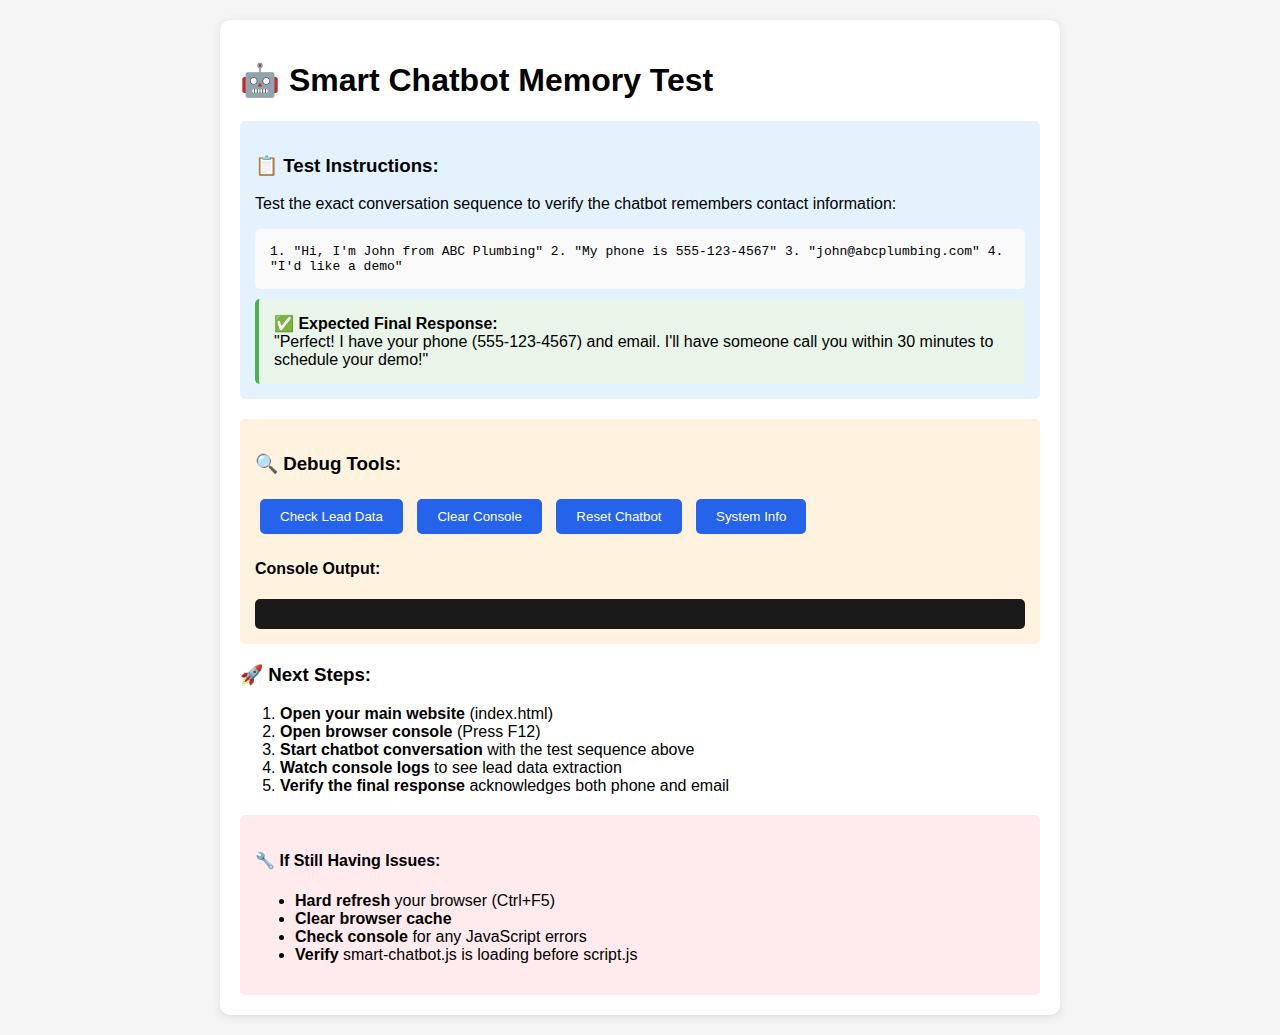
<file: chatbot-test.html>
<!DOCTYPE html>
<html lang="en">
<head>
    <meta charset="UTF-8">
    <meta name="viewport" content="width=device-width, initial-scale=1.0">
    <title>Smart Chatbot Test</title>
    <style>
        body {
            font-family: Arial, sans-serif;
            margin: 20px;
            background: #f5f5f5;
        }
        .test-container {
            max-width: 800px;
            margin: 0 auto;
            background: white;
            padding: 20px;
            border-radius: 10px;
            box-shadow: 0 2px 10px rgba(0,0,0,0.1);
        }
        .test-instructions {
            background: #e3f2fd;
            padding: 15px;
            border-radius: 5px;
            margin-bottom: 20px;
        }
        .test-conversation {
            background: #f9f9f9;
            padding: 15px;
            border-radius: 5px;
            margin-bottom: 10px;
            font-family: monospace;
        }
        .expected-result {
            background: #e8f5e8;
            padding: 15px;
            border-radius: 5px;
            border-left: 4px solid #4caf50;
        }
        .debug-info {
            background: #fff3e0;
            padding: 15px;
            border-radius: 5px;
            margin-top: 20px;
        }
        button {
            background: #2563eb;
            color: white;
            padding: 10px 20px;
            border: none;
            border-radius: 5px;
            cursor: pointer;
            margin: 5px;
        }
        button:hover {
            background: #1d4ed8;
        }
        #console-output {
            background: #1a1a1a;
            color: #00ff00;
            padding: 15px;
            border-radius: 5px;
            font-family: monospace;
            font-size: 12px;
            max-height: 300px;
            overflow-y: auto;
            white-space: pre-wrap;
        }
    </style>
</head>
<body>
    <div class="test-container">
        <h1>🤖 Smart Chatbot Memory Test</h1>
        
        <div class="test-instructions">
            <h3>📋 Test Instructions:</h3>
            <p>Test the exact conversation sequence to verify the chatbot remembers contact information:</p>
            
            <div class="test-conversation">
1. "Hi, I'm John from ABC Plumbing"
2. "My phone is 555-123-4567"  
3. "john@abcplumbing.com"
4. "I'd like a demo"
            </div>
            
            <div class="expected-result">
                <strong>✅ Expected Final Response:</strong><br>
                "Perfect! I have your phone (555-123-4567) and email. I'll have someone call you within 30 minutes to schedule your demo!"
            </div>
        </div>
        
        <div class="debug-info">
            <h3>🔍 Debug Tools:</h3>
            <button onclick="checkLeadData()">Check Lead Data</button>
            <button onclick="clearConsole()">Clear Console</button>
            <button onclick="resetChatbot()">Reset Chatbot</button>
            <button onclick="showSystemInfo()">System Info</button>
            
            <h4>Console Output:</h4>
            <div id="console-output"></div>
        </div>
        
        <div style="margin-top: 20px;">
            <h3>🚀 Next Steps:</h3>
            <ol>
                <li><strong>Open your main website</strong> (index.html)</li>
                <li><strong>Open browser console</strong> (Press F12)</li>
                <li><strong>Start chatbot conversation</strong> with the test sequence above</li>
                <li><strong>Watch console logs</strong> to see lead data extraction</li>
                <li><strong>Verify the final response</strong> acknowledges both phone and email</li>
            </ol>
        </div>
        
        <div style="background: #ffebee; padding: 15px; border-radius: 5px; margin-top: 20px;">
            <h4>🔧 If Still Having Issues:</h4>
            <ul>
                <li><strong>Hard refresh</strong> your browser (Ctrl+F5)</li>
                <li><strong>Clear browser cache</strong></li>
                <li><strong>Check console</strong> for any JavaScript errors</li>
                <li><strong>Verify</strong> smart-chatbot.js is loading before script.js</li>
            </ul>
        </div>
    </div>

    <script>
        // Capture console.log output
        const originalLog = console.log;
        const consoleOutput = document.getElementById('console-output');
        
        console.log = function(...args) {
            originalLog.apply(console, args);
            consoleOutput.textContent += args.join(' ') + '\n';
            consoleOutput.scrollTop = consoleOutput.scrollHeight;
        };
        
        function clearConsole() {
            consoleOutput.textContent = '';
        }
        
        function checkLeadData() {
            if (typeof window.checkLeadData === 'function') {
                const data = window.checkLeadData();
                console.log('Lead data check result:', data);
            } else {
                console.log('❌ checkLeadData function not available - chatbot may not be initialized');
            }
        }
        
        function resetChatbot() {
            if (window.smartChatbot) {
                window.smartChatbot.leadData = {};
                window.smartChatbot.conversationHistory = [];
                console.log('🔄 Chatbot reset - lead data cleared');
            } else {
                console.log('❌ Smart chatbot not found');
            }
        }
        
        function showSystemInfo() {
            console.log('=== SYSTEM INFO ===');
            console.log('Smart Chatbot Available:', !!window.smartChatbot);
            console.log('Chat Interface Available:', !!window.chatInterface);
            console.log('checkLeadData Available:', typeof window.checkLeadData === 'function');
            console.log('Current URL:', window.location.href);
            console.log('User Agent:', navigator.userAgent.substring(0, 50) + '...');
            console.log('==================');
        }
        
        // Auto-check system on load
        setTimeout(showSystemInfo, 1000);
    </script>
</body>
</html>
</file>
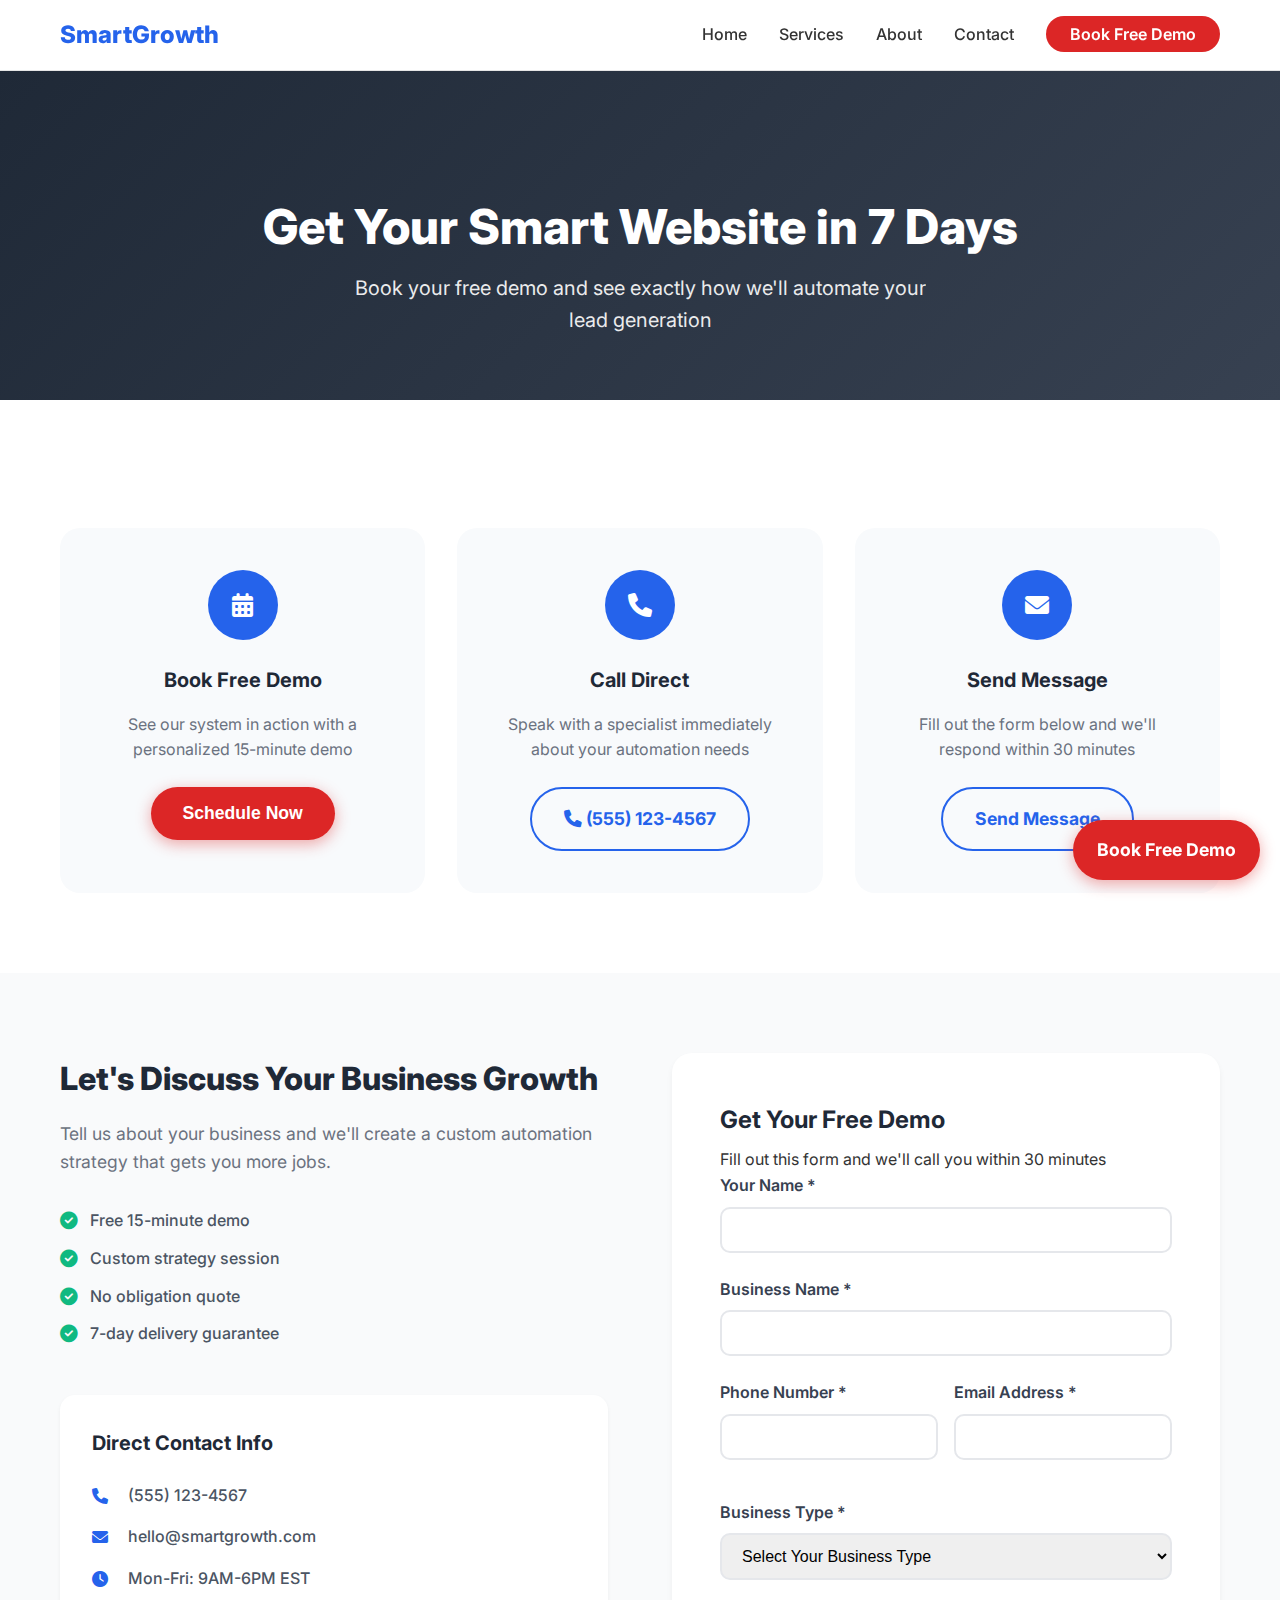
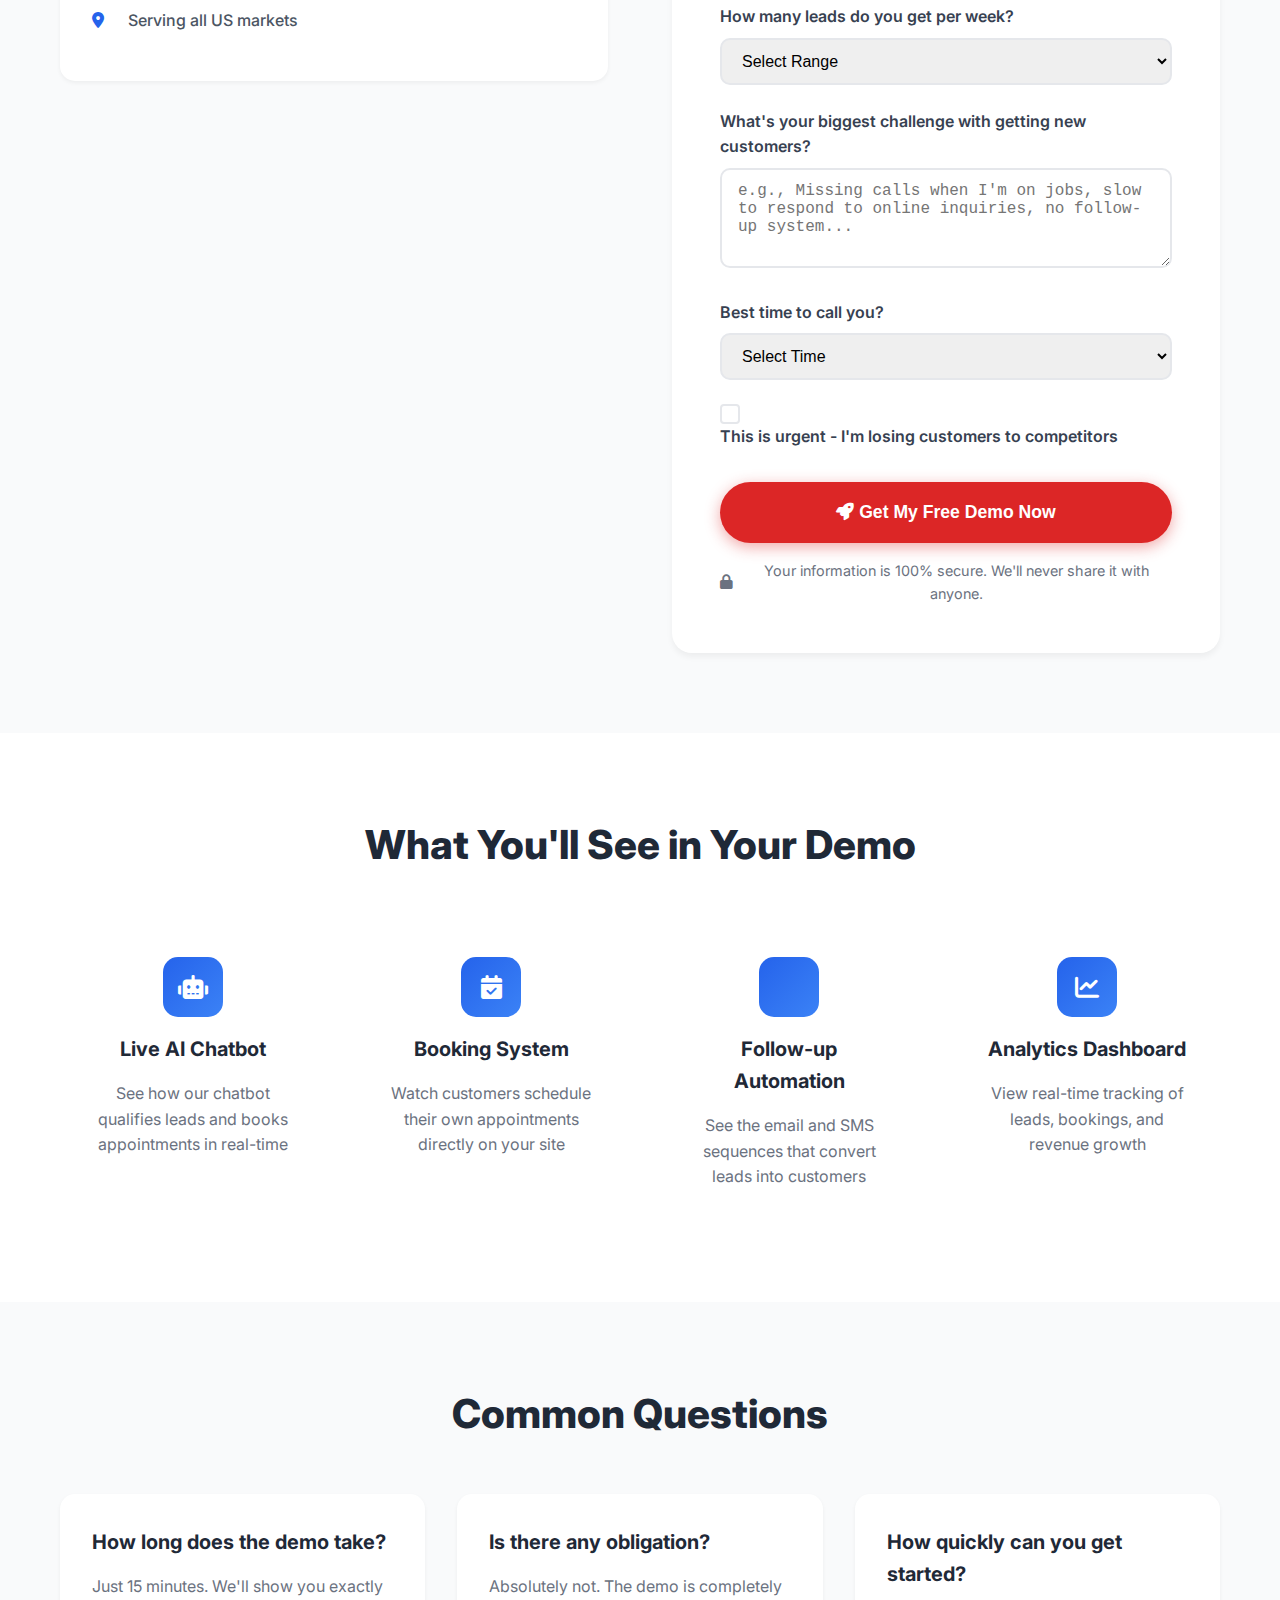
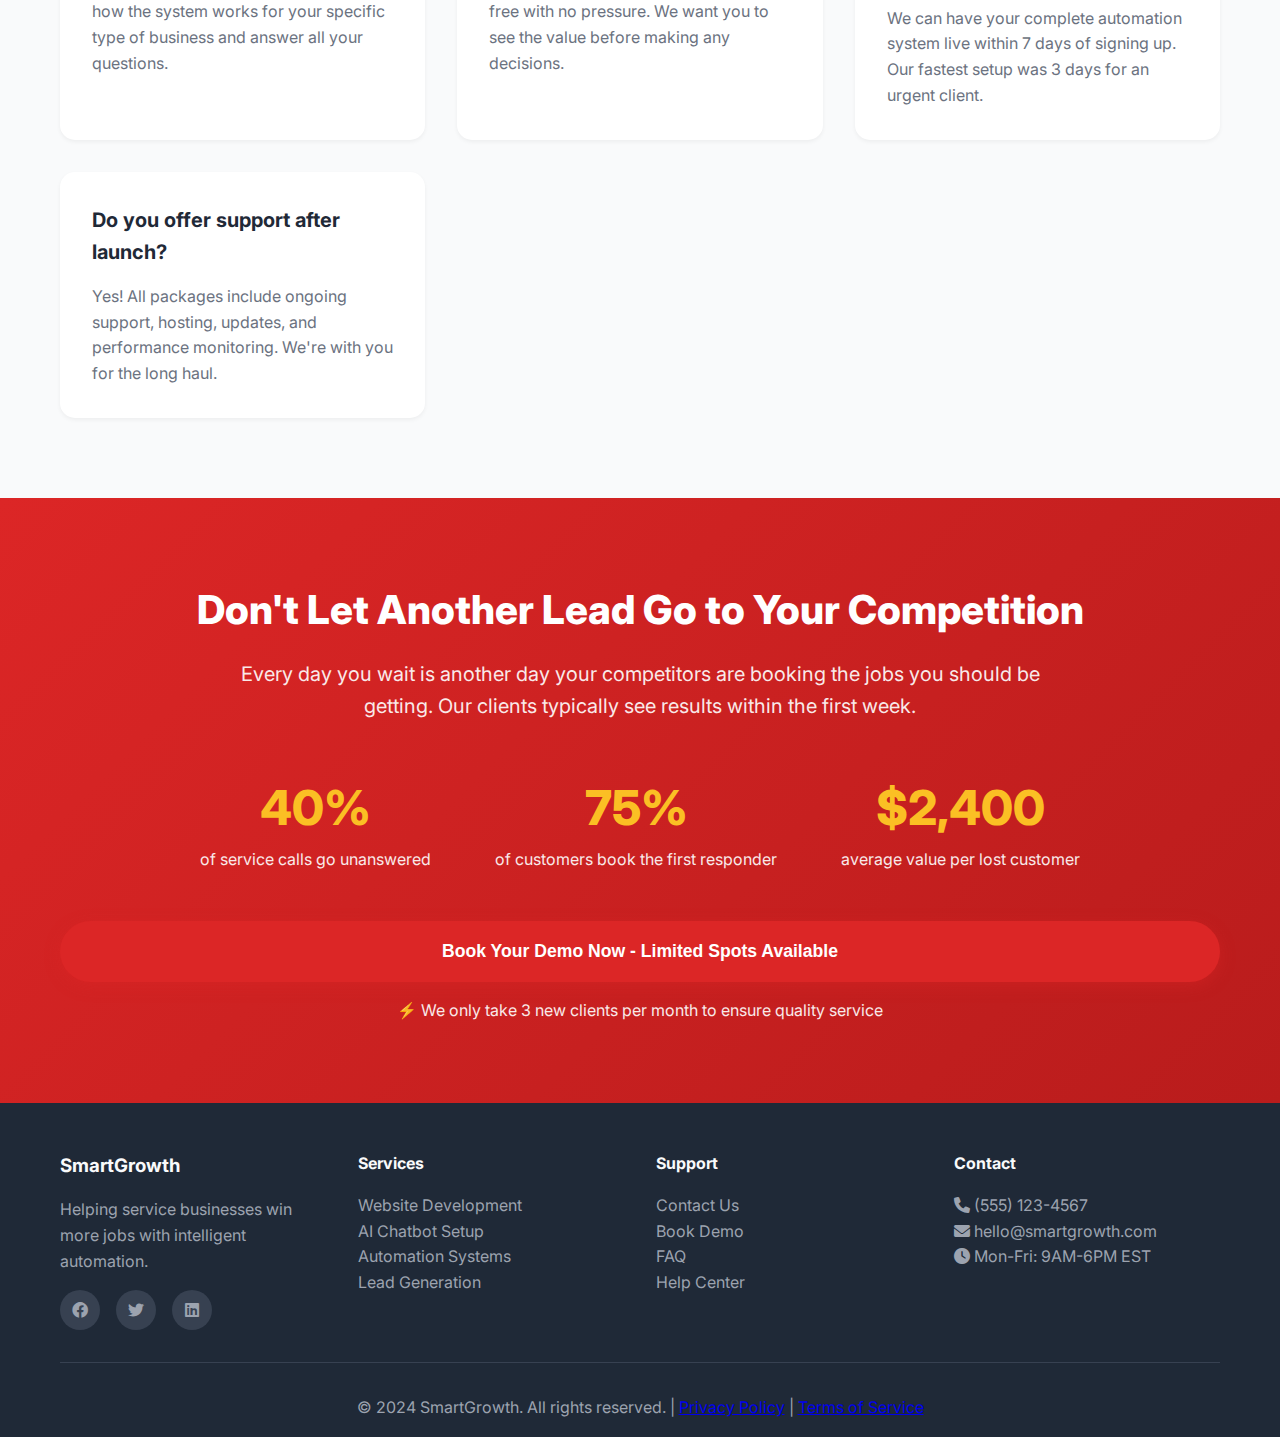
<file: contact.html>
<!DOCTYPE html>
<html lang="en">
<head>
    <meta charset="UTF-8">
    <meta name="viewport" content="width=device-width, initial-scale=1.0">
    <title>Contact Us | Smart Business Growth</title>
    <meta name="description" content="Get in touch for your free demo. See how our automation system can help your service business get more jobs automatically.">
    <link rel="stylesheet" href="styles.css">
    <link rel="stylesheet" href="additional-styles.css">
    <link href="https://cdnjs.cloudflare.com/ajax/libs/font-awesome/6.0.0/css/all.min.css" rel="stylesheet">
    <link href="https://fonts.googleapis.com/css2?family=Inter:wght@300;400;600;700;800&display=swap" rel="stylesheet">
</head>
<body>
    <!-- Header -->
    <header class="header">
        <nav class="navbar">
            <div class="nav-container">
                <div class="nav-logo">
                    <h2><a href="index.html" style="text-decoration: none; color: inherit;">SmartGrowth</a></h2>
                </div>
                <ul class="nav-menu">
                    <li><a href="index.html" class="nav-link">Home</a></li>
                    <li><a href="services.html" class="nav-link">Services</a></li>
                    <li><a href="about.html" class="nav-link">About</a></li>
                    <li><a href="contact.html" class="nav-link">Contact</a></li>
                    <li><a href="#demo" class="nav-cta">Book Free Demo</a></li>
                </ul>
                <div class="hamburger">
                    <span class="bar"></span>
                    <span class="bar"></span>
                    <span class="bar"></span>
                </div>
            </div>
        </nav>
    </header>

    <!-- Hero Section -->
    <section class="page-hero">
        <div class="container">
            <h1>Get Your Smart Website in 7 Days</h1>
            <p>Book your free demo and see exactly how we'll automate your lead generation</p>
        </div>
    </section>

    <!-- Contact Options -->
    <section class="contact-options">
        <div class="container">
            <div class="contact-methods">
                <div class="contact-method">
                    <div class="method-icon">
                        <i class="fas fa-calendar-alt"></i>
                    </div>
                    <h3>Book Free Demo</h3>
                    <p>See our system in action with a personalized 15-minute demo</p>
                    <button onclick="openBookingWidget()" class="btn-primary">Schedule Now</button>
                </div>
                
                <div class="contact-method">
                    <div class="method-icon">
                        <i class="fas fa-phone"></i>
                    </div>
                    <h3>Call Direct</h3>
                    <p>Speak with a specialist immediately about your automation needs</p>
                    <a href="tel:+15551234567" class="btn-secondary">
                        <i class="fas fa-phone"></i>
                        (555) 123-4567
                    </a>
                </div>
                
                <div class="contact-method">
                    <div class="method-icon">
                        <i class="fas fa-envelope"></i>
                    </div>
                    <h3>Send Message</h3>
                    <p>Fill out the form below and we'll respond within 30 minutes</p>
                    <a href="#contact-form" class="btn-secondary">Send Message</a>
                </div>
            </div>
        </div>
    </section>

    <!-- Main Contact Form -->
    <section id="contact-form" class="contact-form-section">
        <div class="container">
            <div class="contact-content">
                <div class="form-info">
                    <h2>Let's Discuss Your Business Growth</h2>
                    <p>Tell us about your business and we'll create a custom automation strategy that gets you more jobs.</p>
                    
                    <div class="form-benefits">
                        <div class="benefit-item">
                            <i class="fas fa-check-circle"></i>
                            <span>Free 15-minute demo</span>
                        </div>
                        <div class="benefit-item">
                            <i class="fas fa-check-circle"></i>
                            <span>Custom strategy session</span>
                        </div>
                        <div class="benefit-item">
                            <i class="fas fa-check-circle"></i>
                            <span>No obligation quote</span>
                        </div>
                        <div class="benefit-item">
                            <i class="fas fa-check-circle"></i>
                            <span>7-day delivery guarantee</span>
                        </div>
                    </div>
                    
                    <div class="contact-info">
                        <h3>Direct Contact Info</h3>
                        <div class="contact-detail">
                            <i class="fas fa-phone"></i>
                            <span>(555) 123-4567</span>
                        </div>
                        <div class="contact-detail">
                            <i class="fas fa-envelope"></i>
                            <span>hello@smartgrowth.com</span>
                        </div>
                        <div class="contact-detail">
                            <i class="fas fa-clock"></i>
                            <span>Mon-Fri: 9AM-6PM EST</span>
                        </div>
                        <div class="contact-detail">
                            <i class="fas fa-map-marker-alt"></i>
                            <span>Serving all US markets</span>
                        </div>
                    </div>
                </div>
                
                <div class="main-contact-form">
                    <form id="mainContactForm">
                        <h3>Get Your Free Demo</h3>
                        <p>Fill out this form and we'll call you within 30 minutes</p>
                        
                        <div class="form-group">
                            <label for="name">Your Name *</label>
                            <input type="text" id="name" name="name" required>
                        </div>
                        
                        <div class="form-group">
                            <label for="business">Business Name *</label>
                            <input type="text" id="business" name="business" required>
                        </div>
                        
                        <div class="form-row">
                            <div class="form-group">
                                <label for="phone">Phone Number *</label>
                                <input type="tel" id="phone" name="phone" required>
                            </div>
                            <div class="form-group">
                                <label for="email">Email Address *</label>
                                <input type="email" id="email" name="email" required>
                            </div>
                        </div>
                        
                        <div class="form-group">
                            <label for="service">Business Type *</label>
                            <select id="service" name="service" required>
                                <option value="">Select Your Business Type</option>
                                <option value="plumbing">Plumbing</option>
                                <option value="electrical">Electrical</option>
                                <option value="hvac">HVAC</option>
                                <option value="handyman">Handyman</option>
                                <option value="roofing">Roofing</option>
                                <option value="garage-door">Garage Door</option>
                                <option value="landscaping">Landscaping</option>
                                <option value="cleaning">Cleaning Services</option>
                                <option value="pest-control">Pest Control</option>
                                <option value="other">Other Service Business</option>
                            </select>
                        </div>
                        
                        <div class="form-group">
                            <label for="leads">How many leads do you get per week?</label>
                            <select id="leads" name="leads">
                                <option value="">Select Range</option>
                                <option value="1-10">1-10 leads/week</option>
                                <option value="11-25">11-25 leads/week</option>
                                <option value="26-50">26-50 leads/week</option>
                                <option value="50+">50+ leads/week</option>
                            </select>
                        </div>
                        
                        <div class="form-group">
                            <label for="biggest-challenge">What's your biggest challenge with getting new customers?</label>
                            <textarea id="biggest-challenge" name="biggest-challenge" rows="4" placeholder="e.g., Missing calls when I'm on jobs, slow to respond to online inquiries, no follow-up system..."></textarea>
                        </div>
                        
                        <div class="form-group">
                            <label for="best-time">Best time to call you?</label>
                            <select id="best-time" name="best-time">
                                <option value="">Select Time</option>
                                <option value="morning">Morning (9AM-12PM)</option>
                                <option value="afternoon">Afternoon (12PM-5PM)</option>
                                <option value="evening">Evening (5PM-7PM)</option>
                                <option value="anytime">Anytime</option>
                            </select>
                        </div>
                        
                        <div class="form-group checkbox-group">
                            <label class="checkbox-label">
                                <input type="checkbox" name="urgent" id="urgent">
                                <span class="checkbox-custom"></span>
                                This is urgent - I'm losing customers to competitors
                            </label>
                        </div>
                        
                        <button type="submit" class="btn-primary btn-large">
                            <i class="fas fa-rocket"></i>
                            Get My Free Demo Now
                        </button>
                        
                        <p class="form-disclaimer">
                            <i class="fas fa-lock"></i>
                            Your information is 100% secure. We'll never share it with anyone.
                        </p>
                    </form>
                </div>
            </div>
        </div>
    </section>

    <!-- Demo Preview -->
    <section class="demo-preview">
        <div class="container">
            <h2 class="section-title">What You'll See in Your Demo</h2>
            <div class="demo-items">
                <div class="demo-item">
                    <div class="demo-icon">
                        <i class="fas fa-robot"></i>
                    </div>
                    <h3>Live AI Chatbot</h3>
                    <p>See how our chatbot qualifies leads and books appointments in real-time</p>
                </div>
                
                <div class="demo-item">
                    <div class="demo-icon">
                        <i class="fas fa-calendar-check"></i>
                    </div>
                    <h3>Booking System</h3>
                    <p>Watch customers schedule their own appointments directly on your site</p>
                </div>
                
                <div class="demo-item">
                    <div class="demo-icon">
                        <i class="fas fa-email"></i>
                    </div>
                    <h3>Follow-up Automation</h3>
                    <p>See the email and SMS sequences that convert leads into customers</p>
                </div>
                
                <div class="demo-item">
                    <div class="demo-icon">
                        <i class="fas fa-chart-line"></i>
                    </div>
                    <h3>Analytics Dashboard</h3>
                    <p>View real-time tracking of leads, bookings, and revenue growth</p>
                </div>
            </div>
        </div>
    </section>

    <!-- FAQ Section -->
    <section class="faq-section">
        <div class="container">
            <h2 class="section-title">Common Questions</h2>
            <div class="faq-grid">
                <div class="faq-item">
                    <h3>How long does the demo take?</h3>
                    <p>Just 15 minutes. We'll show you exactly how the system works for your specific type of business and answer all your questions.</p>
                </div>
                
                <div class="faq-item">
                    <h3>Is there any obligation?</h3>
                    <p>Absolutely not. The demo is completely free with no pressure. We want you to see the value before making any decisions.</p>
                </div>
                
                <div class="faq-item">
                    <h3>How quickly can you get started?</h3>
                    <p>We can have your complete automation system live within 7 days of signing up. Our fastest setup was 3 days for an urgent client.</p>
                </div>
                
                <div class="faq-item">
                    <h3>Do you offer support after launch?</h3>
                    <p>Yes! All packages include ongoing support, hosting, updates, and performance monitoring. We're with you for the long haul.</p>
                </div>
            </div>
        </div>
    </section>

    <!-- Urgency Section -->
    <section class="urgency-section">
        <div class="container">
            <div class="urgency-content">
                <h2>Don't Let Another Lead Go to Your Competition</h2>
                <p>Every day you wait is another day your competitors are booking the jobs you should be getting. Our clients typically see results within the first week.</p>
                
                <div class="urgency-stats">
                    <div class="urgency-stat">
                        <span class="stat-number">40%</span>
                        <span class="stat-label">of service calls go unanswered</span>
                    </div>
                    <div class="urgency-stat">
                        <span class="stat-number">75%</span>
                        <span class="stat-label">of customers book the first responder</span>
                    </div>
                    <div class="urgency-stat">
                        <span class="stat-number">$2,400</span>
                        <span class="stat-label">average value per lost customer</span>
                    </div>
                </div>
                
                <div class="urgency-cta">
                    <button onclick="openBookingWidget()" class="btn-primary btn-large">
                        Book Your Demo Now - Limited Spots Available
                    </button>
                    <p>⚡ We only take 3 new clients per month to ensure quality service</p>
                </div>
            </div>
        </div>
    </section>

    <!-- Footer -->
    <footer class="footer">
        <div class="container">
            <div class="footer-content">
                <div class="footer-section">
                    <h3>SmartGrowth</h3>
                    <p>Helping service businesses win more jobs with intelligent automation.</p>
                    <div class="social-links">
                        <a href="#"><i class="fab fa-facebook"></i></a>
                        <a href="#"><i class="fab fa-twitter"></i></a>
                        <a href="#"><i class="fab fa-linkedin"></i></a>
                    </div>
                </div>
                <div class="footer-section">
                    <h4>Services</h4>
                    <ul>
                        <li><a href="services.html">Website Development</a></li>
                        <li><a href="services.html">AI Chatbot Setup</a></li>
                        <li><a href="services.html">Automation Systems</a></li>
                        <li><a href="services.html">Lead Generation</a></li>
                    </ul>
                </div>
                <div class="footer-section">
                    <h4>Support</h4>
                    <ul>
                        <li><a href="contact.html">Contact Us</a></li>
                        <li><a href="#demo">Book Demo</a></li>
                        <li><a href="services.html#faq">FAQ</a></li>
                        <li><a href="#">Help Center</a></li>
                    </ul>
                </div>
                <div class="footer-section">
                    <h4>Contact</h4>
                    <p><i class="fas fa-phone"></i> (555) 123-4567</p>
                    <p><i class="fas fa-envelope"></i> hello@smartgrowth.com</p>
                    <p><i class="fas fa-clock"></i> Mon-Fri: 9AM-6PM EST</p>
                </div>
            </div>
            <div class="footer-bottom">
                <p>&copy; 2024 SmartGrowth. All rights reserved. | <a href="#">Privacy Policy</a> | <a href="#">Terms of Service</a></p>
            </div>
        </div>
    </footer>

    <!-- Sticky CTA Button -->
    <div class="sticky-cta">
        <a href="#contact-form" class="btn-primary">Book Free Demo</a>
    </div>

    <script src="script.js"></script>
    <script>
        // Enhanced form handling for contact page
        document.getElementById('mainContactForm').addEventListener('submit', function(e) {
            e.preventDefault();
            
            const formData = new FormData(this);
            const data = Object.fromEntries(formData.entries());
            
            // Show loading state
            const submitButton = this.querySelector('button[type="submit"]');
            const originalText = submitButton.innerHTML;
            submitButton.innerHTML = '<i class="fas fa-spinner fa-spin"></i> Processing...';
            submitButton.disabled = true;
            
            // Simulate form processing
            setTimeout(() => {
                // Show success message
                showNotification('Thank you! We\'ll call you within 30 minutes to schedule your demo.', 'success');
                
                // Reset form
                this.reset();
                
                // Reset button
                submitButton.innerHTML = originalText;
                submitButton.disabled = false;
                
                // Open booking widget after short delay
                setTimeout(() => {
                    openBookingWidget();
                }, 3000);
                
                // Log for analytics
                console.log('Contact form submitted:', data);
                
            }, 2000);
        });
    </script>
</body>
</html>
</file>
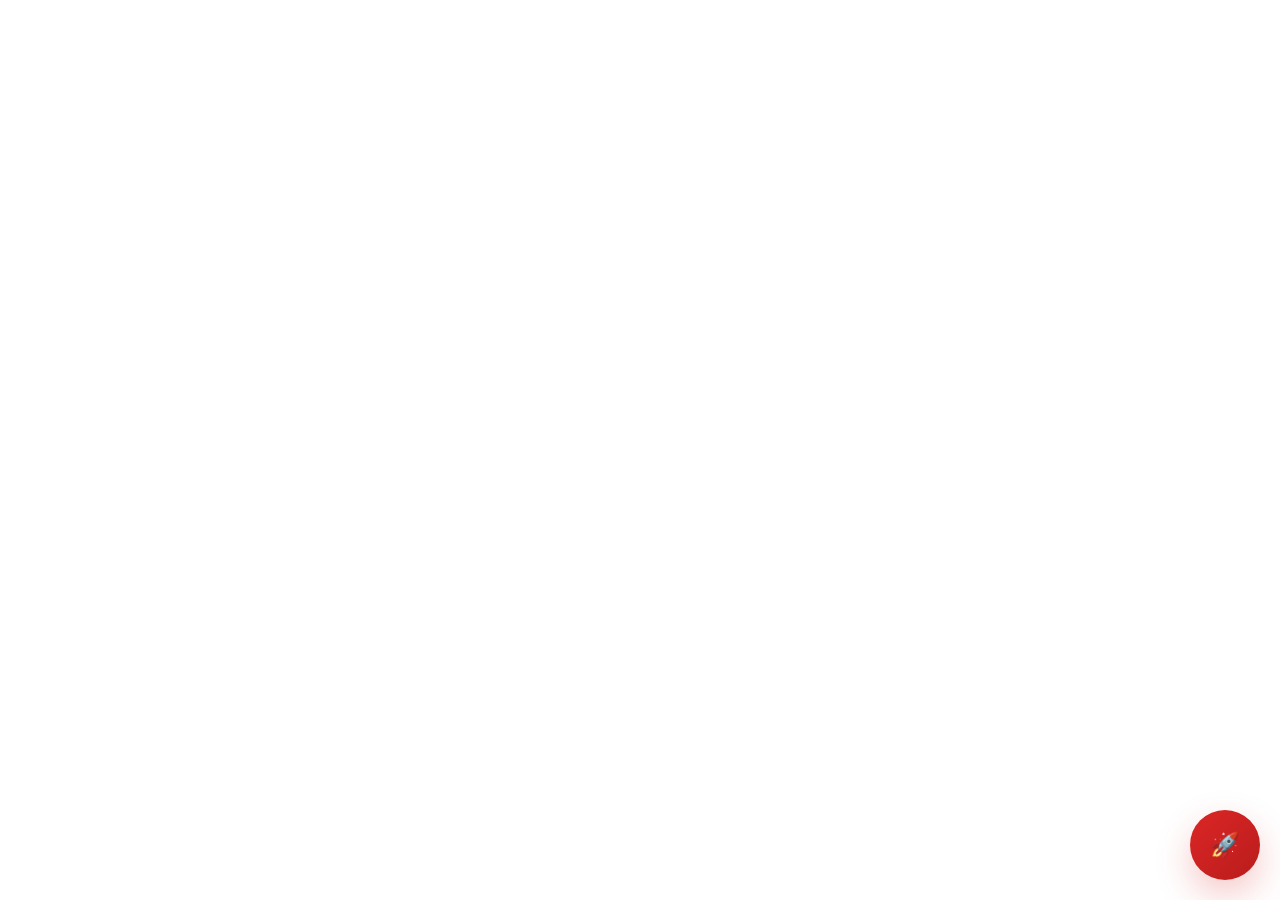
<file: leadgen-chatbot-widget.html>
<!DOCTYPE html>
<html lang="en">
<head>
  <meta charset="utf-8" />
  <meta name="viewport" content="width=device-width, initial-scale=1" />
  <title>SmartGrowth LeadGen Chatbot</title>
  <style>
    :root{
      --brand:#dc2626; /* SmartGrowth red */
      --brand-2:#b91c1c; /* darker hover */
      --brand-light:#fee2e2; /* light red */
      --secondary:#2563eb; /* blue accent */
      --bg:#0b0f19;
      --panel:#ffffff;
      --text:#0f172a;
      --muted:#6b7280;
      --bot:#fef2f2; /* light red for bot messages */
      --user:#eff6ff; /* light blue for user messages */
      --success:#16a34a;
      --danger:#dc2626;
      --shadow:0 15px 35px rgba(220,38,38,.25); /* red shadow */
    }

    /* Floating launcher - SmartGrowth styling */
    .chat-launcher{
      position:fixed; right:20px; bottom:20px; z-index:999999;
      width:70px; height:70px; border-radius:50%; border:none;
      background:linear-gradient(135deg, var(--brand), var(--brand-2));
      color:#fff; cursor:pointer; box-shadow:var(--shadow);
      display:grid; place-items:center; font-size:24px; transition:.3s all ease;
      animation:pulse 2s infinite;
    }
    .chat-launcher:hover{ 
      transform:translateY(-3px) scale(1.05); 
      box-shadow:0 20px 40px rgba(220,38,38,.35);
    }
    
    @keyframes pulse {
      0%, 100% { box-shadow: var(--shadow), 0 0 0 0 rgba(220,38,38,0.4); }
      50% { box-shadow: var(--shadow), 0 0 0 15px rgba(220,38,38,0); }
    }

    /* Panel - Enhanced for SmartGrowth */
    .chat-panel{
      position:fixed; right:20px; bottom:110px; width:380px; max-width:94vw; height:580px; max-height:85vh;
      background:var(--panel); border-radius:20px; box-shadow:var(--shadow); overflow:hidden; display:none; flex-direction:column;
      z-index:999999; border:1px solid #f1f5f9;
    }
    
    .chat-header{ 
      background:linear-gradient(135deg, var(--brand), var(--brand-2)); 
      color:#fff; padding:18px 20px; display:flex; align-items:center; gap:12px; 
    }
    
    .chat-avatar{ 
      width:40px; height:40px; border-radius:12px; background:#fff; color:var(--brand); 
      display:grid; place-items:center; font-weight:800; font-size:16px;
    }
    
    .chat-title{ font-weight:700; font-size:16px; }
    .chat-sub{ font-size:13px; opacity:.9; }
    
    .badge{ 
      background:rgba(255,255,255,.2); padding:4px 8px; border-radius:12px; 
      font-size:11px; font-weight:600; margin-left:auto;
    }

    .chat-body{ 
      padding:16px; background:#fafbfc; flex:1; overflow:auto; scroll-behavior:smooth; 
    }
    
    .msg{ display:flex; gap:10px; margin:12px 0; }
    .msg.bot .bubble{ background:var(--bot); color:var(--text); border:1px solid #fee2e2; }
    .msg.user{ justify-content:flex-end; }
    .msg.user .bubble{ background:var(--user); border:1px solid #dbeafe; }
    .bubble{ 
      padding:12px 16px; border-radius:16px; max-width:80%; box-shadow:0 2px 8px rgba(0,0,0,.06); 
      font-size:14px; line-height:1.4; 
    }
    
    .options{ display:flex; flex-wrap:wrap; gap:8px; margin:12px 0 8px; }
    .opt{ 
      border:2px solid #e5e7eb; background:#fff; color:#374151; border-radius:25px; 
      padding:10px 16px; font-size:13px; cursor:pointer; transition:.2s all ease;
      font-weight:500;
    }
    .opt:hover{ 
      border-color:var(--brand); background:var(--brand-light); color:var(--brand); 
      transform:translateY(-1px);
    }

    .chat-input{ 
      padding:16px; background:#fff; border-top:1px solid #f1f5f9; display:flex; gap:10px; 
    }
    .chat-input input{ 
      flex:1; padding:12px 16px; border:2px solid #e5e7eb; border-radius:12px; font-size:14px;
      transition:.2s border-color ease;
    }
    .chat-input input:focus{
      outline:none; border-color:var(--brand); box-shadow:0 0 0 3px rgba(220,38,38,.1);
    }
    
    .send-btn{ 
      padding:12px 18px; background:var(--brand); color:#fff; border:none; border-radius:12px; 
      cursor:pointer; transition:.2s all ease; font-weight:600;
    }
    .send-btn:hover{ background:var(--brand-2); transform:translateY(-1px); }

    .cta{
      display:inline-flex; align-items:center; gap:8px; margin-top:8px;
      padding:12px 20px; background:linear-gradient(135deg, var(--brand), var(--brand-2)); 
      color:#fff; border-radius:12px; text-decoration:none; font-size:14px; font-weight:600;
      transition:.2s all ease; box-shadow:0 4px 12px rgba(220,38,38,.3);
    }
    .cta:hover{ transform:translateY(-2px); box-shadow:0 8px 20px rgba(220,38,38,.4); }

    .tag{ 
      display:inline-block; background:var(--brand-light); color:var(--brand); 
      border-radius:20px; padding:6px 12px; font-size:12px; font-weight:600;
      margin:2px;
    }
    
    .tiny{ font-size:12px; color:var(--muted); }
    
    .stats-preview{
      background:linear-gradient(135deg, #f0fdf4, #dcfce7);
      padding:12px; border-radius:12px; margin:8px 0;
      border-left:4px solid #16a34a; font-size:13px;
    }
    
    .guarantee{
      background:linear-gradient(135deg, #fffbeb, #fef3c7);
      padding:12px; border-radius:12px; margin:8px 0;
      border-left:4px solid #f59e0b; font-size:13px; text-align:center;
    }

    /* Mobile optimizations */
    @media (max-width: 480px) {
      .chat-panel { 
        right:10px; bottom:100px; width:calc(100vw - 20px); height:calc(100vh - 120px);
      }
      .chat-launcher { right:15px; bottom:15px; width:60px; height:60px; }
    }
  </style>
</head>
<body>
  <!-- Launcher -->
  <button class="chat-launcher" aria-label="Get More Jobs Automatically" id="launcher">🚀</button>

  <!-- Panel -->
  <section class="chat-panel" id="panel" role="dialog" aria-label="SmartGrowth Lead Assistant">
    <header class="chat-header">
      <div class="chat-avatar">SG</div>
      <div>
        <div class="chat-title">SmartGrowth Assistant</div>
        <div class="chat-sub">Get more jobs automatically 🎯</div>
      </div>
      <div class="badge">7‑day setup</div>
    </header>
    <main class="chat-body" id="chat"></main>
    <footer class="chat-input">
      <input id="freeText" placeholder="Type your message here..." />
      <button class="send-btn" id="sendBtn">Send</button>
    </footer>
  </section>

<script>
(function(){
  // ====== SMARTGROWTH CONFIG ======
  const WEBHOOK_URL = "https://your-backend-endpoint.com/api/leads"; // Replace with your endpoint
  const DEMO_URL = "https://calendly.com/smartgrowth-demo"; // Replace with your booking link
  const BRAND = { 
    name: "SmartGrowth", 
    niche: "home service businesses",
    phone: "(555) 123-4567",
    email: "hello@smartgrowth.com"
  };

  // ====== STATE ======
  const state = {
    step: 0,
    data: {
      name: "",
      businessName: "",
      email: "",
      phone: "",
      businessType: "",
      leadVolume: "",
      challenge: "",
      currentWebsite: "",
      timeframe: "",
      source: document.referrer || "direct",
      timestamp: new Date().toISOString(),
      userAgent: navigator.userAgent.substring(0, 100),
      pageUrl: location.href
    },
    messageCount: 0
  }

  // ====== UTIL ======
  const $ = sel => document.querySelector(sel);
  const chat = $('#chat');
  const panel = $('#panel');
  const launcher = $('#launcher');
  const freeText = $('#freeText');
  const sendBtn = $('#sendBtn');

  function scrollToEnd(){ 
    setTimeout(() => chat.scrollTop = chat.scrollHeight + 200, 100);
  }
  
  function addBot(text, html){
    const el = document.createElement('div');
    el.className = 'msg bot';
    el.innerHTML = `<div class="bubble">${html || escapeHtml(text)}</div>`;
    chat.appendChild(el); 
    scrollToEnd();
    state.messageCount++;
  }
  
  function addUser(text){
    const el = document.createElement('div');
    el.className = 'msg user';
    el.innerHTML = `<div class="bubble">${escapeHtml(text)}</div>`;
    chat.appendChild(el); 
    scrollToEnd();
  }
  
  function addOptions(arr){
    const wrap = document.createElement('div'); wrap.className='options';
    arr.forEach(opt => {
      const b = document.createElement('button'); 
      b.className='opt'; 
      b.textContent=opt.label; 
      b.dataset.value=opt.value ?? opt.label;
      b.addEventListener('click', () => { 
        // Remove options after selection
        wrap.style.display = 'none';
        handleChoice(opt.value ?? opt.label); 
      });
      wrap.appendChild(b);
    });
    chat.appendChild(wrap); 
    scrollToEnd();
  }
  
  function escapeHtml(s){ 
    return String(s).replace(/[&<>"']/g, m => ({
      '&':'&amp;','<':'&lt;','>':'&gt;','"':'&quot;','\'':'&#39;'
    }[m])); 
  }

  function emailValid(v){ return /^[^\s@]+@[^\s@]+\.[^\s@]+$/.test(v); }
  function phoneClean(v){ return v.replace(/[^\d+()-\s]/g,''); }

  // ====== ENHANCED OPTION POOLS FOR HOME SERVICES ======
  const BUSINESS_TYPES = [
    "Plumbing", "HVAC/Heating", "Electrical", "Roofing", "Handyman Services",
    "Cleaning Services", "Landscaping", "Pest Control", "Garage Door", 
    "Auto Repair", "Pool Services", "Other"
  ];
  
  const LEAD_VOLUMES = [
    "0–10 leads/month", "11–30 leads/month", "31–60 leads/month", 
    "60+ leads/month", "Not sure/varies"
  ];
  
  const CHALLENGES = [
    "Missing calls/slow response", "Website looks outdated", "Not enough leads", 
    "Leads don't convert", "No follow-up system", "Too busy to handle leads", "Other"
  ];
  
  const TIMEFRAMES = [
    "ASAP (this week)", "Within 2-4 weeks", "Next 1-2 months", "Just exploring"
  ];

  // ====== ENHANCED CONVERSATION FLOW ======
  function start(){
    addBot(`👋 Hi! I'm your SmartGrowth assistant.`);
    
    setTimeout(() => {
      addBot(`I help ${BRAND.niche} get 40% more jobs by automating lead response and booking.`);
    }, 1500);
    
    setTimeout(() => {
      const statsHtml = `<div class="stats-preview">
        <strong>📊 Our clients typically see:</strong><br>
        • 24/7 lead response (even at 2 AM)<br>  
        • 40% more bookings within 30 days<br>
        • Automated follow-up until they convert
      </div>`;
      addBot("", statsHtml);
    }, 3000);
    
    setTimeout(() => {
      addBot("What brings you here today?");
      addOptions([
        {label:"I need more jobs/leads"},
        {label:"My website needs help"},
        {label:"I'm losing leads to competitors"},
        {label:"Just exploring options"}
      ]);
      state.step = 1;
    }, 4500);
  }

  async function handleChoice(value){
    addUser(value);

    switch(state.step){
      case 1:
        state.data.initialIntent = value;
        addBot("Perfect! Let me ask a few quick questions so I can show you exactly how this works for your business.");
        setTimeout(() => {
          addBot("What type of service business do you run?");
          addOptions(BUSINESS_TYPES.map(t=>({label:t})));
        }, 1500);
        state.step = 2; 
        break;

      case 2:
        state.data.businessType = value;
        addBot(`Great! ${value} businesses do really well with our system.`);
        setTimeout(() => {
          addBot("How many leads do you typically get per month?");
          addOptions(LEAD_VOLUMES.map(l=>({label:l})));
        }, 1500);
        state.step = 3; 
        break;

      case 3:
        state.data.leadVolume = value;
        let responseText = "Got it. ";
        if(value.includes("0–10")) {
          responseText += "We can definitely help you get more leads AND convert them better.";
        } else if(value.includes("60+")) {
          responseText += "Nice volume! The key is making sure you don't lose any of those leads.";
        } else {
          responseText += "That's a good foundation to build on.";
        }
        addBot(responseText);
        
        setTimeout(() => {
          addBot("What's your biggest challenge right now?");
          addOptions(CHALLENGES.map(c=>({label:c})));
        }, 2000);
        state.step = 4; 
        break;

      case 4:
        state.data.challenge = value;
        let solutionText = "That's exactly what we solve! ";
        if(value.includes("Missing calls")) {
          solutionText += "Our AI chatbot answers every lead in under 30 seconds, 24/7.";
        } else if(value.includes("outdated")) {
          solutionText += "We build modern websites that work automatically while you focus on the work.";
        } else if(value.includes("don't convert")) {
          solutionText += "Our automated follow-up sequences convert 3x more leads than manual follow-up.";
        } else {
          solutionText += "Our complete automation system handles this seamlessly.";
        }
        addBot(solutionText);
        
        setTimeout(() => {
          addBot("Do you have a website currently?");
          addOptions([
            {label:"Yes, but it's basic/old"},
            {label:"Yes, but it's not working well"},
            {label:"No website yet"},
            {label:"Yes, but no online booking"}
          ]);
        }, 2500);
        state.step = 5; 
        break;

      case 5:
        state.data.currentWebsite = value;
        addBot("Perfect. I can show you exactly how we'll transform that into a lead-generating machine.");
        
        setTimeout(() => {
          const guaranteeHtml = `<div class="guarantee">
            <strong>🛡️ 7-Day Delivery Guarantee</strong><br>
            Your new automated system will be live and booking appointments within 7 days — or you don't pay!
          </div>`;
          addBot("", guaranteeHtml);
        }, 2000);
        
        setTimeout(() => {
          addBot("How soon are you looking to get this set up?");
          addOptions(TIMEFRAMES.map(t=>({label:t})));
        }, 3500);
        state.step = 6; 
        break;

      case 6:
        state.data.timeframe = value;
        let urgencyText = "";
        if(value.includes("ASAP")) {
          urgencyText = "Perfect timing! We have an opening this week and can get you live by Friday.";
        } else if(value.includes("2-4 weeks")) {
          urgencyText = "Great! That gives us time to build something really impressive for you.";
        } else {
          urgencyText = "No problem! I'll make sure you have all the info you need.";
        }
        addBot(urgencyText);
        
        setTimeout(() => {
          addBot("Let me get your details so I can send you a personalized demo showing exactly how this works for your business.");
          addBot("What's your first name?");
        }, 2000);
        state.step = 7; 
        break;

      case 7:
        state.data.name = value;
        addBot(`Nice to meet you, ${value}! What's your business name?`);
        state.step = 8; 
        break;

      case 8:
        state.data.businessName = value;
        addBot(`Perfect! What's the best email to send your personalized demo to?`);
        state.step = 9; 
        break;

      case 9:
        if(!emailValid(value)){
          addBot("Hmm, that email doesn't look quite right. Can you double-check it for me?"); 
          return;
        }
        state.data.email = value;
        addBot("Great! What's the best phone number to reach you?");
        addBot(`<div class="tiny">We'll call within 30 minutes if you're interested in moving forward.</div>`);
        addOptions([{label:"I'll skip this for now", value:"skip"}]);
        state.step = 10; 
        break;

      case 10:
        if(value !== "skip") {
          state.data.phone = phoneClean(value);
          addBot(`Perfect! I have everything I need.`);
        } else {
          addBot(`No problem! I have your email.`);
        }
        await finalize();
        break;

      case 99: // Restart or question
        if(value.includes("Start over")){
          chat.innerHTML = "";
          state.step = 0;
          state.data = {
            name: "", businessName: "", email: "", phone: "", businessType: "", 
            leadVolume: "", challenge: "", currentWebsite: "", timeframe: "",
            source: document.referrer || "direct", timestamp: new Date().toISOString(),
            userAgent: navigator.userAgent.substring(0, 100), pageUrl: location.href
          };
          start();
        } else {
          addBot("What would you like to know? I'm here to help!");
        }
        break;

      default:
        addBot("Thanks for that! Is there anything else you'd like to know about how we can help your business?");
    }
  }

  async function finalize(){
    addBot("🎯 Generating your personalized demo...");

    const businessSummary = `
      <div class="tag">${state.data.businessType}</div>
      <div class="tag">${state.data.leadVolume}</div>
      <div class="tag">${state.data.challenge}</div>
    `;
    
    setTimeout(() => {
      addBot("Here's what we'll focus on for your business:", businessSummary);
    }, 1500);

    // Enhanced payload for better lead tracking
    const payload = { 
      ...state.data, 
      platform: "leadgen-widget",
      conversationLength: state.messageCount,
      leadScore: calculateLeadScore(),
      priority: getPriority()
    };

    try{
      if(WEBHOOK_URL && WEBHOOK_URL.startsWith('http')){
        await fetch(WEBHOOK_URL, { 
          method:'POST', 
          headers:{'Content-Type':'application/json'}, 
          body: JSON.stringify(payload) 
        });
        addBot("✅ Demo sent! Check your email in the next few minutes.");
      } else {
        console.log('Lead captured (no webhook configured):', payload);
        addBot("✅ Your info is saved! We'll follow up shortly.");
      }
    } catch(err){
      console.error('Webhook error:', err);
      addBot("I couldn't send the demo right now, but I saved your info. We'll reach out within the hour!");
    }

    setTimeout(() => {
      if(state.data.phone && state.data.phone !== "skip") {
        addBot(`📞 Since you provided your phone (${state.data.phone}), someone from our team will call you within 30 minutes to schedule your live demo.`);
      }
    }, 2000);

    setTimeout(() => {
      const ctaHtml = `
        <a class="cta" href="${DEMO_URL}" target="_blank" rel="noopener">
          📅 Book Demo Now - Limited Spots Available
        </a>
      `;
      addBot("Or book a time that works for you:", ctaHtml);
    }, 3000);

    setTimeout(() => {
      addOptions([
        {label:"Start over for another business", value:"Start over"},
        {label:"Ask a question", value:"question"}
      ]);
      state.step = 99;
    }, 4000);
  }

  // Lead scoring for prioritization
  function calculateLeadScore(){
    let score = 0;
    if(state.data.phone && state.data.phone !== "skip") score += 25;
    if(state.data.timeframe.includes("ASAP")) score += 30;
    if(state.data.timeframe.includes("2-4 weeks")) score += 20;
    if(state.data.leadVolume.includes("30+")) score += 15;
    if(state.data.challenge.includes("Missing calls")) score += 20;
    if(state.data.businessType && !state.data.businessType.includes("Other")) score += 10;
    return Math.min(score, 100);
  }

  function getPriority(){
    const score = calculateLeadScore();
    if(score >= 70) return "HIGH";
    if(score >= 40) return "MEDIUM";
    return "LOW";
  }

  // Free text support
  function handleFreeText(){
    const v = freeText.value.trim(); 
    if(!v) return; 
    freeText.value='';
    handleChoice(v);
  }

  // ====== EVENT WIRES ======
  launcher.addEventListener('click', ()=>{
    const isOpen = panel.style.display === 'flex';
    panel.style.display = isOpen ? 'none' : 'flex';
    
    if(!isOpen && chat.childElementCount === 0) {
      setTimeout(start, 500); // Small delay for smooth animation
    }
  });

  sendBtn.addEventListener('click', handleFreeText);
  freeText.addEventListener('keydown', (e)=>{ 
    if(e.key === 'Enter'){ 
      e.preventDefault(); 
      handleFreeText(); 
    } 
  });

  // Enhanced auto-open logic
  if(!sessionStorage.getItem('sg_chatbot_seen')){
    setTimeout(()=>{ 
      // Add a subtle shake animation to draw attention
      launcher.style.animation = 'pulse 1s ease-in-out 3';
      
      setTimeout(() => {
        launcher.click(); 
        sessionStorage.setItem('sg_chatbot_seen', Date.now());
      }, 1000);
    }, 6000); // Wait 6 seconds before auto-opening
  }

  // Track engagement for analytics
  function trackEvent(eventName, data = {}){
    if(typeof gtag !== 'undefined') {
      gtag('event', eventName, {
        event_category: 'SmartGrowth_ChatWidget',
        ...data
      });
    }
    console.log(`Analytics: ${eventName}`, data);
  }

  // Track widget interactions
  launcher.addEventListener('click', () => trackEvent('widget_opened'));
  
  // Track when user completes flow
  window.addEventListener('beforeunload', () => {
    if(state.data.email) {
      trackEvent('lead_qualified', {
        business_type: state.data.businessType,
        lead_score: calculateLeadScore(),
        priority: getPriority()
      });
    }
  });

})();
</script>
</body>
</html>
</file>
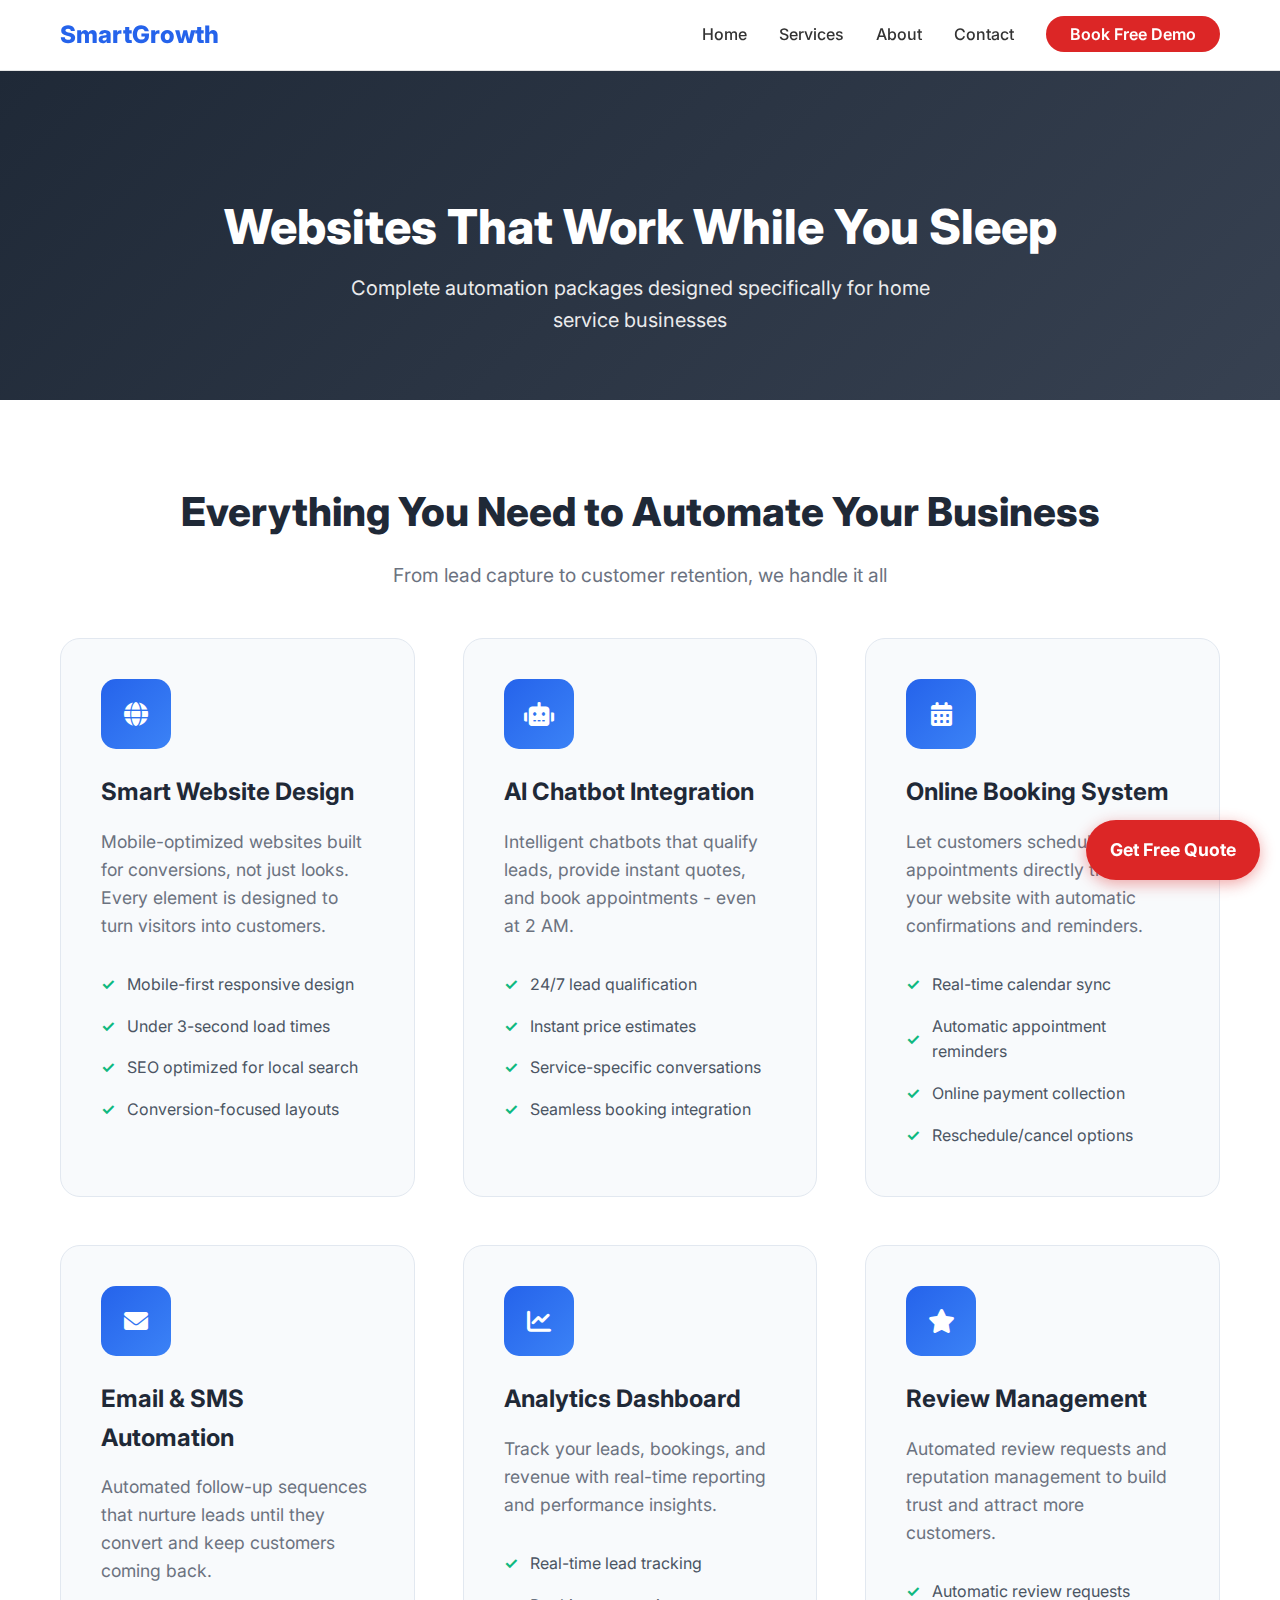
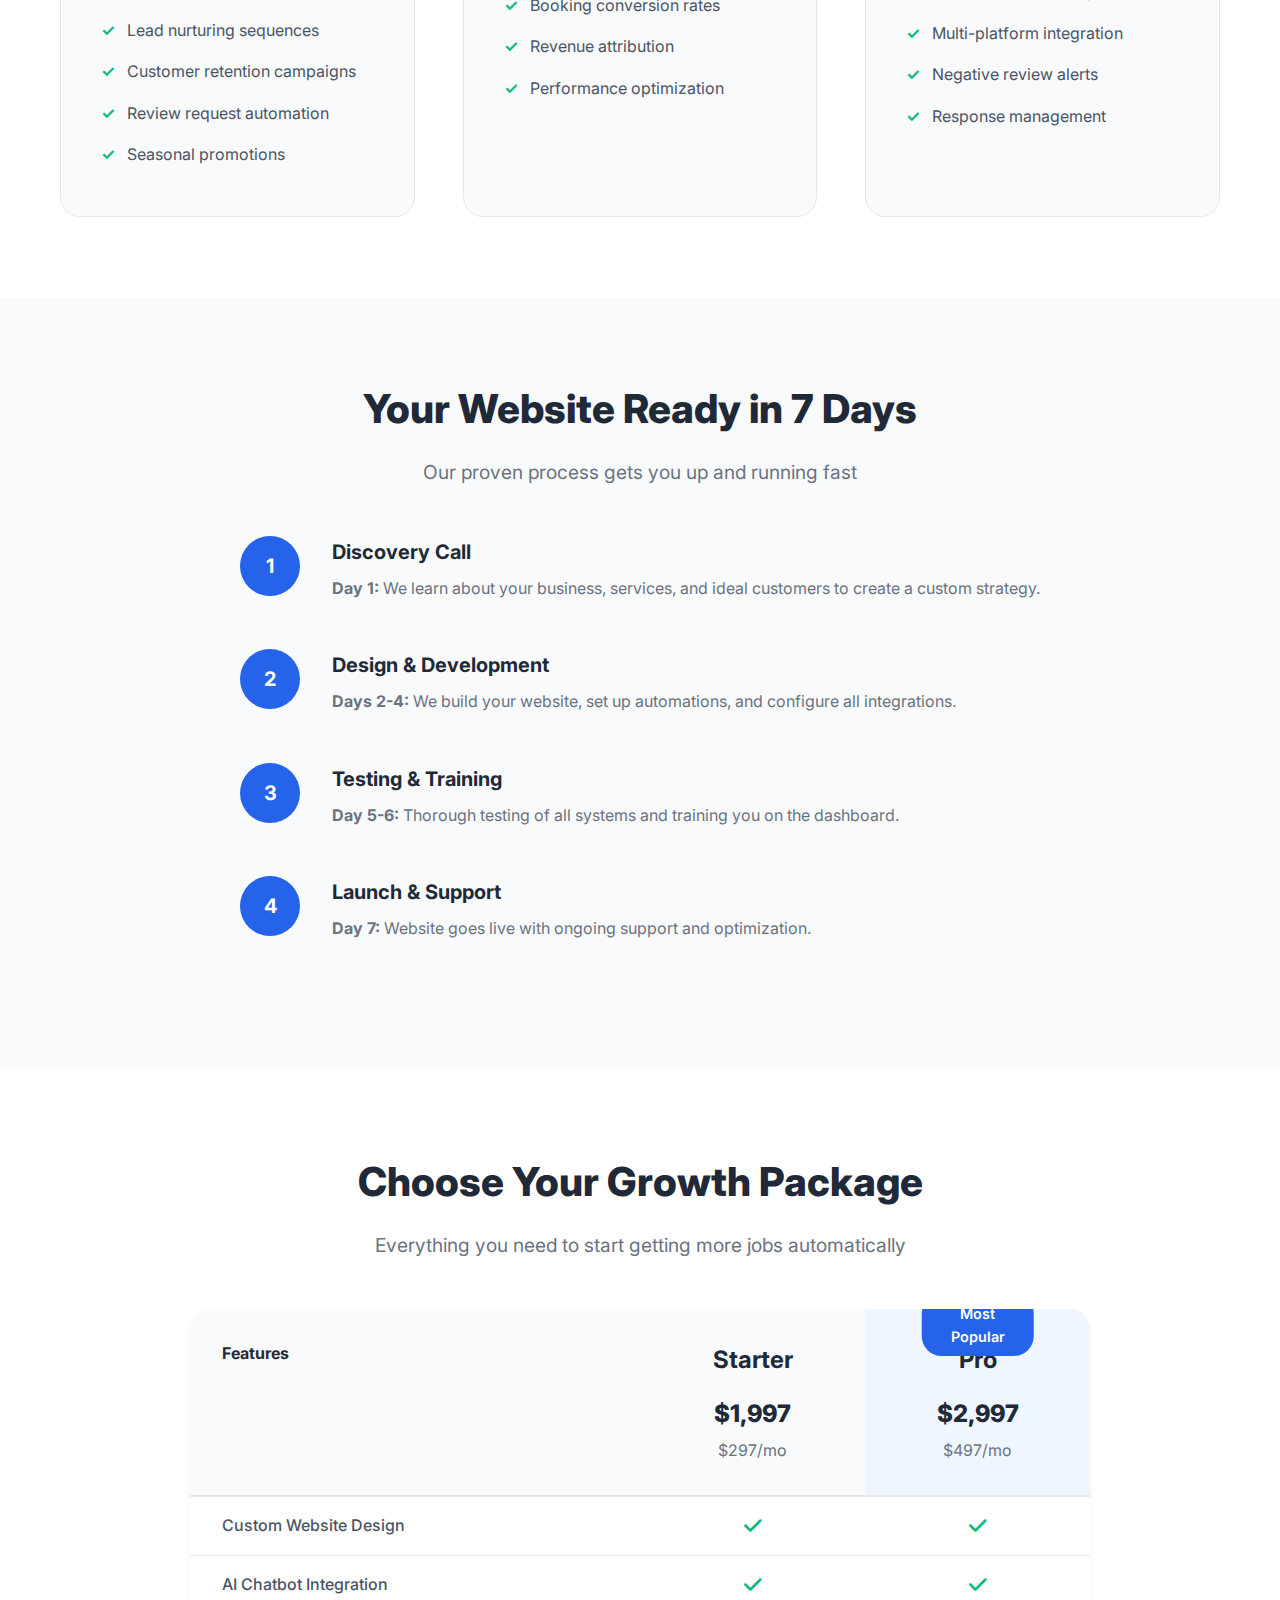
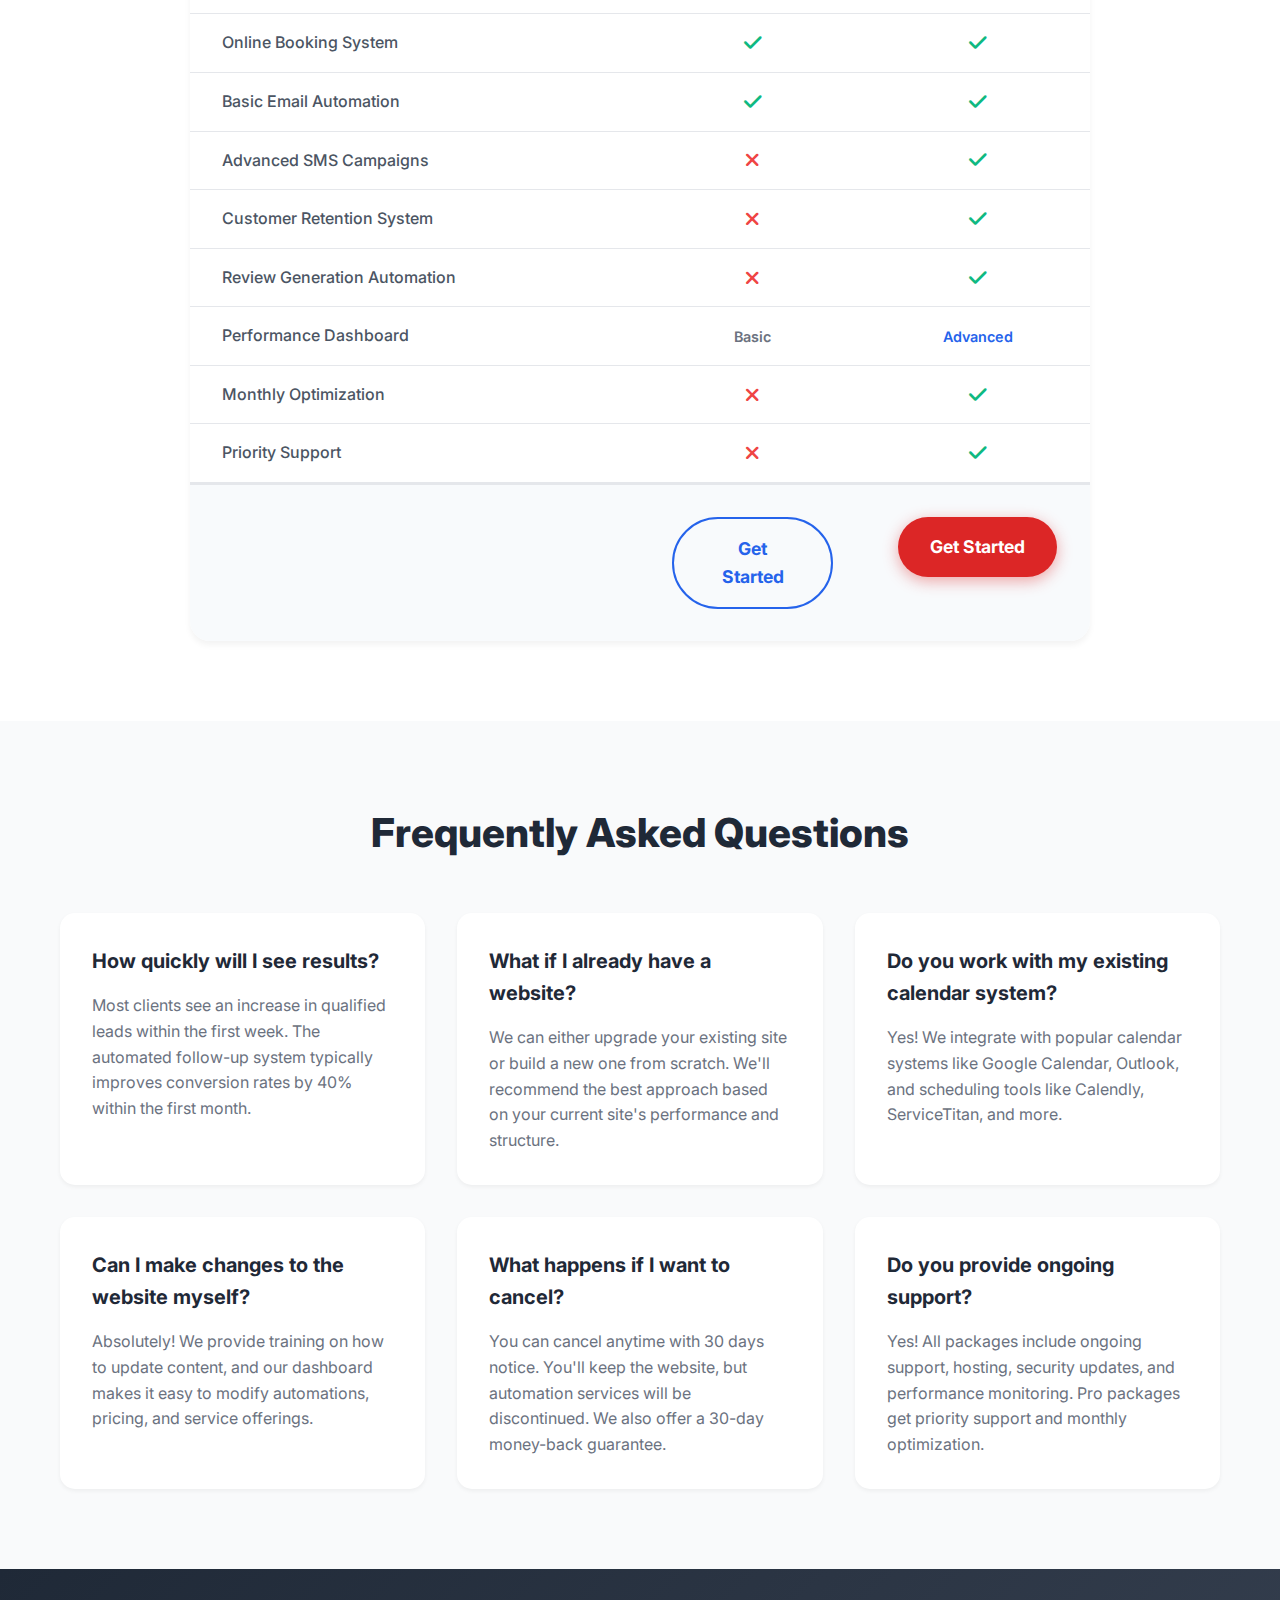
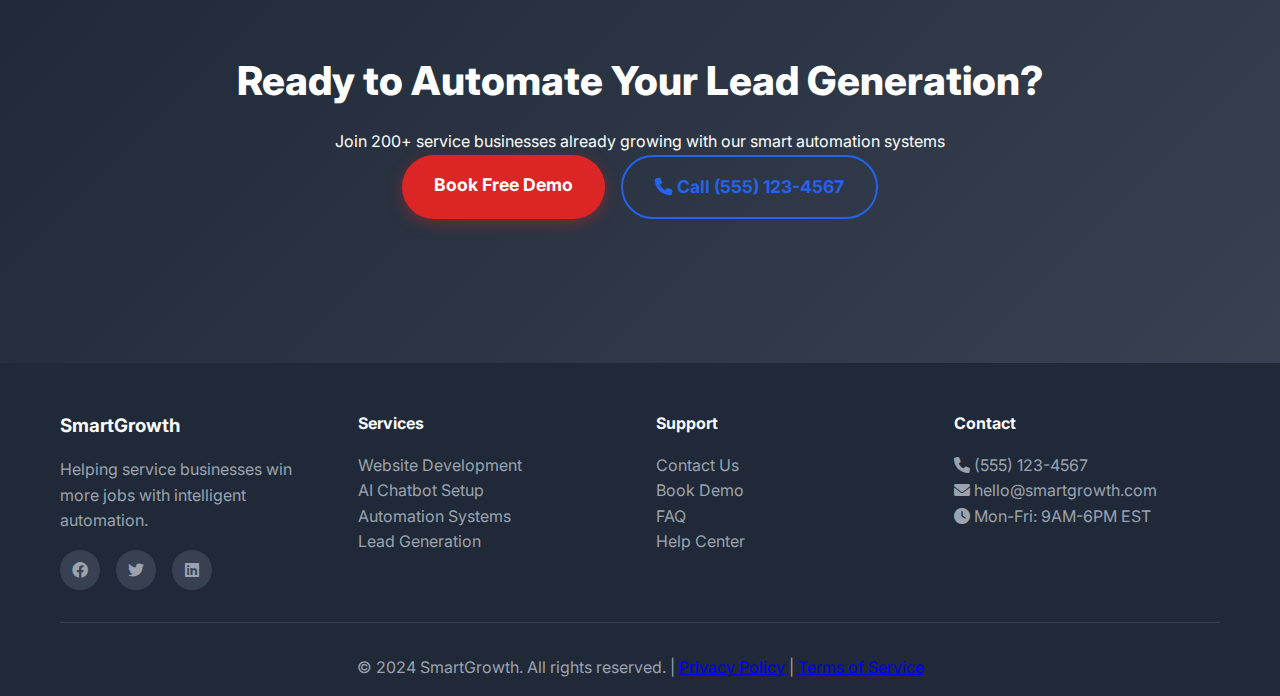
<file: services.html>
<!DOCTYPE html>
<html lang="en">
<head>
    <meta charset="UTF-8">
    <meta name="viewport" content="width=device-width, initial-scale=1.0">
    <title>Our Services | Smart Business Growth</title>
    <meta name="description" content="Complete website automation packages for home service businesses. AI chatbots, online booking, and lead nurturing systems.">
    <link rel="stylesheet" href="styles.css">
    <link rel="stylesheet" href="additional-styles.css">
    <link href="https://cdnjs.cloudflare.com/ajax/libs/font-awesome/6.0.0/css/all.min.css" rel="stylesheet">
    <link href="https://fonts.googleapis.com/css2?family=Inter:wght@300;400;600;700;800&display=swap" rel="stylesheet">
</head>
<body>
    <!-- Header -->
    <header class="header">
        <nav class="navbar">
            <div class="nav-container">
                <div class="nav-logo">
                    <h2><a href="index.html" style="text-decoration: none; color: inherit;">SmartGrowth</a></h2>
                </div>
                <ul class="nav-menu">
                    <li><a href="index.html" class="nav-link">Home</a></li>
                    <li><a href="services.html" class="nav-link">Services</a></li>
                    <li><a href="about.html" class="nav-link">About</a></li>
                    <li><a href="contact.html" class="nav-link">Contact</a></li>
                    <li><a href="index.html#demo" class="nav-cta">Book Free Demo</a></li>
                </ul>
                <div class="hamburger">
                    <span class="bar"></span>
                    <span class="bar"></span>
                    <span class="bar"></span>
                </div>
            </div>
        </nav>
    </header>

    <!-- Hero Section -->
    <section class="page-hero">
        <div class="container">
            <h1>Websites That Work While You Sleep</h1>
            <p>Complete automation packages designed specifically for home service businesses</p>
        </div>
    </section>

    <!-- Services Overview -->
    <section class="services-overview">
        <div class="container">
            <h2 class="section-title">Everything You Need to Automate Your Business</h2>
            <p class="section-subtitle">From lead capture to customer retention, we handle it all</p>
            
            <div class="services-grid">
                <div class="service-item">
                    <div class="service-icon">
                        <i class="fas fa-globe"></i>
                    </div>
                    <h3>Smart Website Design</h3>
                    <p>Mobile-optimized websites built for conversions, not just looks. Every element is designed to turn visitors into customers.</p>
                    <ul class="service-features">
                        <li>Mobile-first responsive design</li>
                        <li>Under 3-second load times</li>
                        <li>SEO optimized for local search</li>
                        <li>Conversion-focused layouts</li>
                    </ul>
                </div>

                <div class="service-item">
                    <div class="service-icon">
                        <i class="fas fa-robot"></i>
                    </div>
                    <h3>AI Chatbot Integration</h3>
                    <p>Intelligent chatbots that qualify leads, provide instant quotes, and book appointments - even at 2 AM.</p>
                    <ul class="service-features">
                        <li>24/7 lead qualification</li>
                        <li>Instant price estimates</li>
                        <li>Service-specific conversations</li>
                        <li>Seamless booking integration</li>
                    </ul>
                </div>

                <div class="service-item">
                    <div class="service-icon">
                        <i class="fas fa-calendar-alt"></i>
                    </div>
                    <h3>Online Booking System</h3>
                    <p>Let customers schedule appointments directly through your website with automatic confirmations and reminders.</p>
                    <ul class="service-features">
                        <li>Real-time calendar sync</li>
                        <li>Automatic appointment reminders</li>
                        <li>Online payment collection</li>
                        <li>Reschedule/cancel options</li>
                    </ul>
                </div>

                <div class="service-item">
                    <div class="service-icon">
                        <i class="fas fa-envelope"></i>
                    </div>
                    <h3>Email & SMS Automation</h3>
                    <p>Automated follow-up sequences that nurture leads until they convert and keep customers coming back.</p>
                    <ul class="service-features">
                        <li>Lead nurturing sequences</li>
                        <li>Customer retention campaigns</li>
                        <li>Review request automation</li>
                        <li>Seasonal promotions</li>
                    </ul>
                </div>

                <div class="service-item">
                    <div class="service-icon">
                        <i class="fas fa-chart-line"></i>
                    </div>
                    <h3>Analytics Dashboard</h3>
                    <p>Track your leads, bookings, and revenue with real-time reporting and performance insights.</p>
                    <ul class="service-features">
                        <li>Real-time lead tracking</li>
                        <li>Booking conversion rates</li>
                        <li>Revenue attribution</li>
                        <li>Performance optimization</li>
                    </ul>
                </div>

                <div class="service-item">
                    <div class="service-icon">
                        <i class="fas fa-star"></i>
                    </div>
                    <h3>Review Management</h3>
                    <p>Automated review requests and reputation management to build trust and attract more customers.</p>
                    <ul class="service-features">
                        <li>Automatic review requests</li>
                        <li>Multi-platform integration</li>
                        <li>Negative review alerts</li>
                        <li>Response management</li>
                    </ul>
                </div>
            </div>
        </div>
    </section>

    <!-- Process Timeline -->
    <section class="process-timeline">
        <div class="container">
            <h2 class="section-title">Your Website Ready in 7 Days</h2>
            <p class="section-subtitle">Our proven process gets you up and running fast</p>
            
            <div class="timeline">
                <div class="timeline-item">
                    <div class="timeline-number">1</div>
                    <div class="timeline-content">
                        <h3>Discovery Call</h3>
                        <p><strong>Day 1:</strong> We learn about your business, services, and ideal customers to create a custom strategy.</p>
                    </div>
                </div>
                
                <div class="timeline-item">
                    <div class="timeline-number">2</div>
                    <div class="timeline-content">
                        <h3>Design & Development</h3>
                        <p><strong>Days 2-4:</strong> We build your website, set up automations, and configure all integrations.</p>
                    </div>
                </div>
                
                <div class="timeline-item">
                    <div class="timeline-number">3</div>
                    <div class="timeline-content">
                        <h3>Testing & Training</h3>
                        <p><strong>Day 5-6:</strong> Thorough testing of all systems and training you on the dashboard.</p>
                    </div>
                </div>
                
                <div class="timeline-item">
                    <div class="timeline-number">4</div>
                    <div class="timeline-content">
                        <h3>Launch & Support</h3>
                        <p><strong>Day 7:</strong> Website goes live with ongoing support and optimization.</p>
                    </div>
                </div>
            </div>
        </div>
    </section>

    <!-- Package Comparison -->
    <section class="package-comparison">
        <div class="container">
            <h2 class="section-title">Choose Your Growth Package</h2>
            <p class="section-subtitle">Everything you need to start getting more jobs automatically</p>
            
            <div class="comparison-table">
                <div class="comparison-header">
                    <div class="feature-column">Features</div>
                    <div class="package-column">
                        <h3>Starter</h3>
                        <div class="package-price">
                            <span class="setup-price">$1,997</span>
                            <span class="monthly-price">$297/mo</span>
                        </div>
                    </div>
                    <div class="package-column featured">
                        <div class="popular-badge">Most Popular</div>
                        <h3>Pro</h3>
                        <div class="package-price">
                            <span class="setup-price">$2,997</span>
                            <span class="monthly-price">$497/mo</span>
                        </div>
                    </div>
                </div>
                
                <div class="comparison-body">
                    <div class="feature-row">
                        <div class="feature-name">Custom Website Design</div>
                        <div class="feature-included"><i class="fas fa-check"></i></div>
                        <div class="feature-included"><i class="fas fa-check"></i></div>
                    </div>
                    
                    <div class="feature-row">
                        <div class="feature-name">AI Chatbot Integration</div>
                        <div class="feature-included"><i class="fas fa-check"></i></div>
                        <div class="feature-included"><i class="fas fa-check"></i></div>
                    </div>
                    
                    <div class="feature-row">
                        <div class="feature-name">Online Booking System</div>
                        <div class="feature-included"><i class="fas fa-check"></i></div>
                        <div class="feature-included"><i class="fas fa-check"></i></div>
                    </div>
                    
                    <div class="feature-row">
                        <div class="feature-name">Basic Email Automation</div>
                        <div class="feature-included"><i class="fas fa-check"></i></div>
                        <div class="feature-included"><i class="fas fa-check"></i></div>
                    </div>
                    
                    <div class="feature-row">
                        <div class="feature-name">Advanced SMS Campaigns</div>
                        <div class="feature-not-included"><i class="fas fa-times"></i></div>
                        <div class="feature-included"><i class="fas fa-check"></i></div>
                    </div>
                    
                    <div class="feature-row">
                        <div class="feature-name">Customer Retention System</div>
                        <div class="feature-not-included"><i class="fas fa-times"></i></div>
                        <div class="feature-included"><i class="fas fa-check"></i></div>
                    </div>
                    
                    <div class="feature-row">
                        <div class="feature-name">Review Generation Automation</div>
                        <div class="feature-not-included"><i class="fas fa-times"></i></div>
                        <div class="feature-included"><i class="fas fa-check"></i></div>
                    </div>
                    
                    <div class="feature-row">
                        <div class="feature-name">Performance Dashboard</div>
                        <div class="feature-basic">Basic</div>
                        <div class="feature-advanced">Advanced</div>
                    </div>
                    
                    <div class="feature-row">
                        <div class="feature-name">Monthly Optimization</div>
                        <div class="feature-not-included"><i class="fas fa-times"></i></div>
                        <div class="feature-included"><i class="fas fa-check"></i></div>
                    </div>
                    
                    <div class="feature-row">
                        <div class="feature-name">Priority Support</div>
                        <div class="feature-not-included"><i class="fas fa-times"></i></div>
                        <div class="feature-included"><i class="fas fa-check"></i></div>
                    </div>
                </div>
                
                <div class="comparison-footer">
                    <div class="feature-column"></div>
                    <div class="package-column">
                        <a href="contact.html" class="btn-secondary">Get Started</a>
                    </div>
                    <div class="package-column">
                        <a href="contact.html" class="btn-primary">Get Started</a>
                    </div>
                </div>
            </div>
        </div>
    </section>

    <!-- FAQ Section -->
    <section class="faq-section">
        <div class="container">
            <h2 class="section-title">Frequently Asked Questions</h2>
            <div class="faq-grid">
                <div class="faq-item">
                    <h3>How quickly will I see results?</h3>
                    <p>Most clients see an increase in qualified leads within the first week. The automated follow-up system typically improves conversion rates by 40% within the first month.</p>
                </div>
                
                <div class="faq-item">
                    <h3>What if I already have a website?</h3>
                    <p>We can either upgrade your existing site or build a new one from scratch. We'll recommend the best approach based on your current site's performance and structure.</p>
                </div>
                
                <div class="faq-item">
                    <h3>Do you work with my existing calendar system?</h3>
                    <p>Yes! We integrate with popular calendar systems like Google Calendar, Outlook, and scheduling tools like Calendly, ServiceTitan, and more.</p>
                </div>
                
                <div class="faq-item">
                    <h3>Can I make changes to the website myself?</h3>
                    <p>Absolutely! We provide training on how to update content, and our dashboard makes it easy to modify automations, pricing, and service offerings.</p>
                </div>
                
                <div class="faq-item">
                    <h3>What happens if I want to cancel?</h3>
                    <p>You can cancel anytime with 30 days notice. You'll keep the website, but automation services will be discontinued. We also offer a 30-day money-back guarantee.</p>
                </div>
                
                <div class="faq-item">
                    <h3>Do you provide ongoing support?</h3>
                    <p>Yes! All packages include ongoing support, hosting, security updates, and performance monitoring. Pro packages get priority support and monthly optimization.</p>
                </div>
            </div>
        </div>
    </section>

    <!-- CTA Section -->
    <section class="cta-section">
        <div class="container">
            <h2>Ready to Automate Your Lead Generation?</h2>
            <p>Join 200+ service businesses already growing with our smart automation systems</p>
            <div class="cta-buttons">
                <a href="contact.html" class="btn-primary">Book Free Demo</a>
                <a href="tel:+15551234567" class="btn-secondary">
                    <i class="fas fa-phone"></i>
                    Call (555) 123-4567
                </a>
            </div>
        </div>
    </section>

    <!-- Footer -->
    <footer class="footer">
        <div class="container">
            <div class="footer-content">
                <div class="footer-section">
                    <h3>SmartGrowth</h3>
                    <p>Helping service businesses win more jobs with intelligent automation.</p>
                    <div class="social-links">
                        <a href="#"><i class="fab fa-facebook"></i></a>
                        <a href="#"><i class="fab fa-twitter"></i></a>
                        <a href="#"><i class="fab fa-linkedin"></i></a>
                    </div>
                </div>
                <div class="footer-section">
                    <h4>Services</h4>
                    <ul>
                        <li><a href="services.html">Website Development</a></li>
                        <li><a href="services.html">AI Chatbot Setup</a></li>
                        <li><a href="services.html">Automation Systems</a></li>
                        <li><a href="services.html">Lead Generation</a></li>
                    </ul>
                </div>
                <div class="footer-section">
                    <h4>Support</h4>
                    <ul>
                        <li><a href="contact.html">Contact Us</a></li>
                        <li><a href="contact.html">Book Demo</a></li>
                        <li><a href="#faq">FAQ</a></li>
                        <li><a href="#">Help Center</a></li>
                    </ul>
                </div>
                <div class="footer-section">
                    <h4>Contact</h4>
                    <p><i class="fas fa-phone"></i> (555) 123-4567</p>
                    <p><i class="fas fa-envelope"></i> hello@smartgrowth.com</p>
                    <p><i class="fas fa-clock"></i> Mon-Fri: 9AM-6PM EST</p>
                </div>
            </div>
            <div class="footer-bottom">
                <p>&copy; 2024 SmartGrowth. All rights reserved. | <a href="#">Privacy Policy</a> | <a href="#">Terms of Service</a></p>
            </div>
        </div>
    </footer>

    <!-- Sticky CTA Button -->
    <div class="sticky-cta">
        <a href="contact.html" class="btn-primary">Get Free Quote</a>
    </div>

    <script src="script.js"></script>
</body>
</html>
</file>
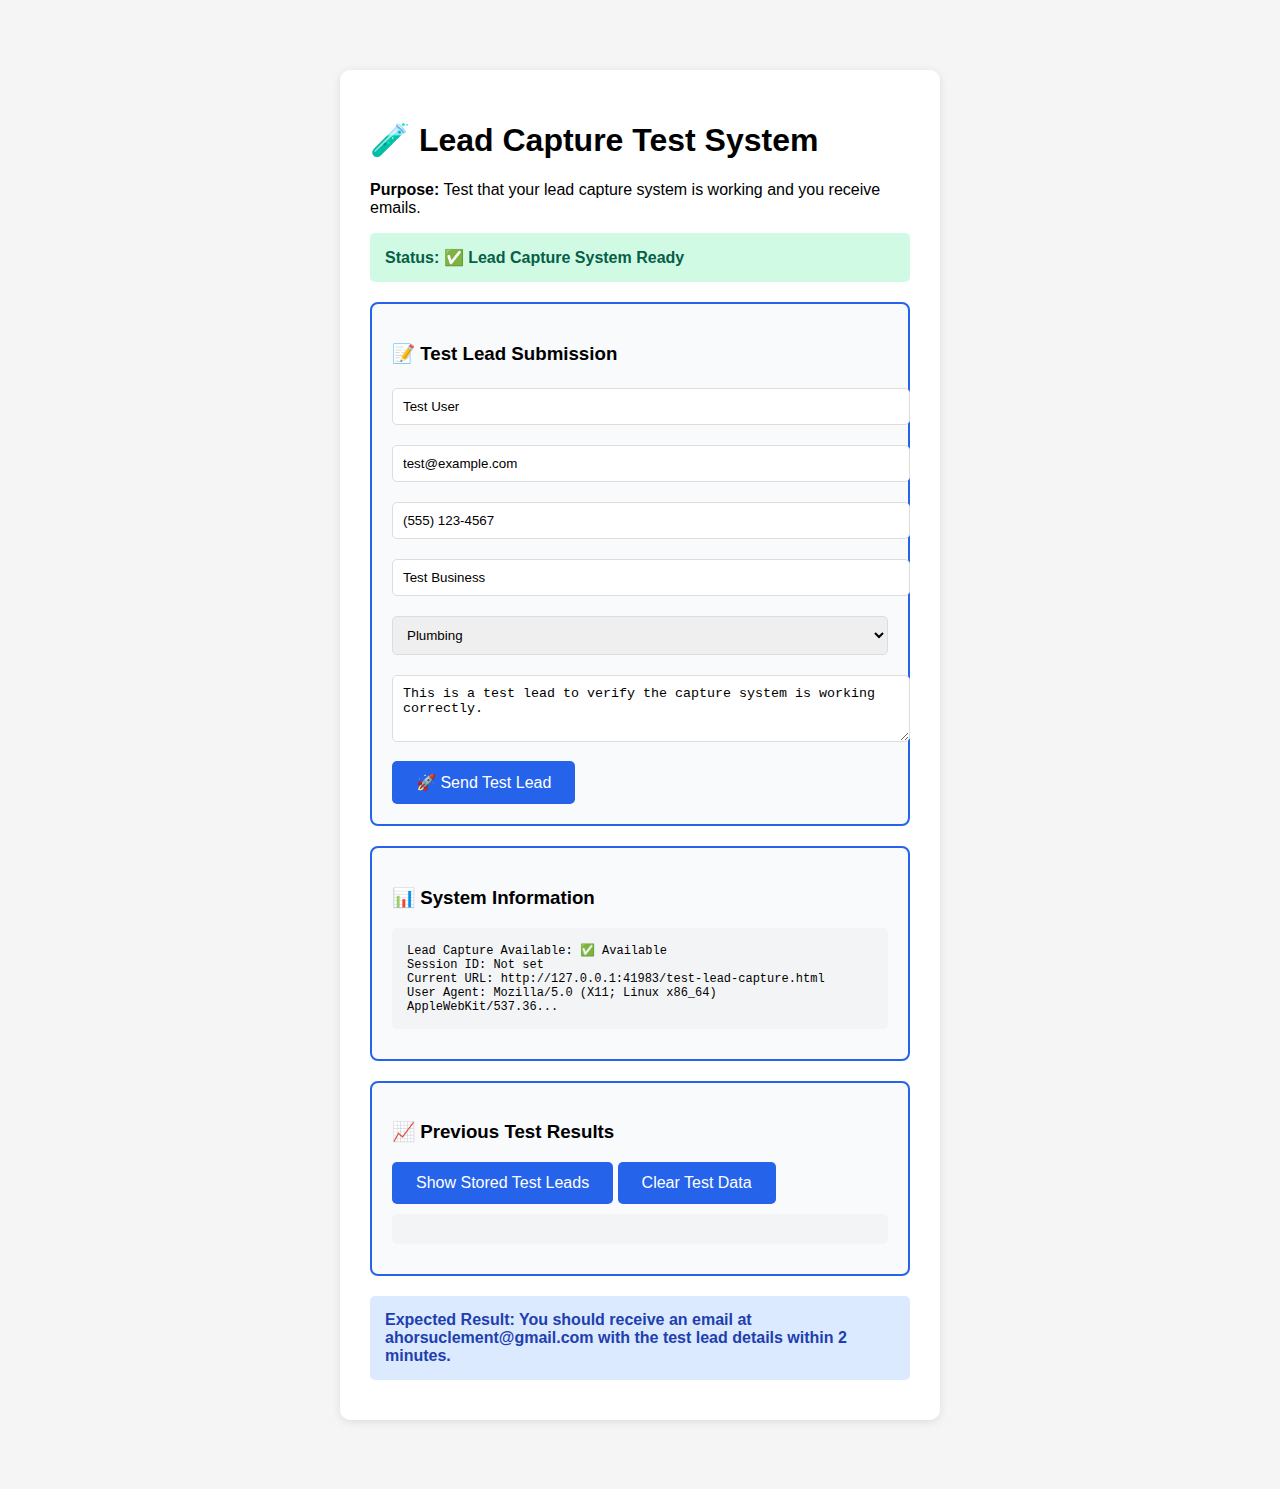
<file: test-lead-capture.html>
<!DOCTYPE html>
<html lang="en">
<head>
    <meta charset="UTF-8">
    <meta name="viewport" content="width=device-width, initial-scale=1.0">
    <title>Test Lead Capture System</title>
    <style>
        body {
            font-family: Arial, sans-serif;
            max-width: 600px;
            margin: 50px auto;
            padding: 20px;
            background: #f5f5f5;
        }
        .test-container {
            background: white;
            padding: 30px;
            border-radius: 10px;
            box-shadow: 0 2px 10px rgba(0,0,0,0.1);
        }
        .test-form {
            margin: 20px 0;
            padding: 20px;
            border: 2px solid #2563eb;
            border-radius: 8px;
            background: #f8fafc;
        }
        input, select, textarea {
            width: 100%;
            padding: 10px;
            margin: 5px 0 15px;
            border: 1px solid #ddd;
            border-radius: 5px;
        }
        button {
            background: #2563eb;
            color: white;
            padding: 12px 24px;
            border: none;
            border-radius: 5px;
            cursor: pointer;
            font-size: 16px;
        }
        button:hover {
            background: #1d4ed8;
        }
        .status {
            padding: 15px;
            margin: 10px 0;
            border-radius: 5px;
            font-weight: bold;
        }
        .success { background: #d1fae5; color: #065f46; }
        .error { background: #fee2e2; color: #991b1b; }
        .info { background: #dbeafe; color: #1e40af; }
        .lead-data {
            background: #f3f4f6;
            padding: 15px;
            border-radius: 5px;
            font-family: monospace;
            font-size: 12px;
            margin: 10px 0;
        }
    </style>
</head>
<body>
    <div class="test-container">
        <h1>🧪 Lead Capture Test System</h1>
        <p><strong>Purpose:</strong> Test that your lead capture system is working and you receive emails.</p>
        
        <div class="status info">
            <strong>Status:</strong> <span id="systemStatus">Checking system...</span>
        </div>

        <div class="test-form">
            <h3>📝 Test Lead Submission</h3>
            <form id="testForm">
                <input type="text" name="name" placeholder="Your Name" value="Test User" required>
                <input type="email" name="email" placeholder="Email" value="test@example.com" required>
                <input type="tel" name="phone" placeholder="Phone" value="(555) 123-4567">
                <input type="text" name="business" placeholder="Business Name" value="Test Business">
                <select name="service" required>
                    <option value="">Select Service Type</option>
                    <option value="plumbing" selected>Plumbing</option>
                    <option value="electrical">Electrical</option>
                    <option value="hvac">HVAC</option>
                </select>
                <textarea name="message" placeholder="Test message..." rows="3">This is a test lead to verify the capture system is working correctly.</textarea>
                <button type="submit">🚀 Send Test Lead</button>
            </form>
        </div>

        <div id="result"></div>
        
        <div class="test-form">
            <h3>📊 System Information</h3>
            <div class="lead-data" id="systemInfo">
                <div>Lead Capture Available: <span id="leadCaptureStatus">Checking...</span></div>
                <div>Session ID: <span id="sessionId">...</span></div>
                <div>Current URL: <span id="currentUrl">...</span></div>
                <div>User Agent: <span id="userAgent">...</span></div>
            </div>
        </div>

        <div class="test-form">
            <h3>📈 Previous Test Results</h3>
            <button onclick="showStoredLeads()">Show Stored Test Leads</button>
            <button onclick="clearStoredLeads()">Clear Test Data</button>
            <div class="lead-data" id="storedLeads"></div>
        </div>

        <div class="status info">
            <strong>Expected Result:</strong> You should receive an email at ahorsuclement@gmail.com with the test lead details within 2 minutes.
        </div>
    </div>

    <script src="lead-capture-setup.js"></script>
    <script>
        // Check system status
        document.addEventListener('DOMContentLoaded', function() {
            const statusEl = document.getElementById('systemStatus');
            const leadCaptureStatusEl = document.getElementById('leadCaptureStatus');
            const sessionIdEl = document.getElementById('sessionId');
            const currentUrlEl = document.getElementById('currentUrl');
            const userAgentEl = document.getElementById('userAgent');

            if (window.leadCapture) {
                statusEl.textContent = '✅ Lead Capture System Ready';
                statusEl.parentElement.className = 'status success';
                leadCaptureStatusEl.textContent = '✅ Available';
            } else {
                statusEl.textContent = '❌ Lead Capture System Not Found';
                statusEl.parentElement.className = 'status error';
                leadCaptureStatusEl.textContent = '❌ Not Available';
            }

            // Show system info
            sessionIdEl.textContent = sessionStorage.getItem('leadSessionId') || 'Not set';
            currentUrlEl.textContent = window.location.href;
            userAgentEl.textContent = navigator.userAgent.substring(0, 50) + '...';
        });

        // Handle test form submission
        document.getElementById('testForm').addEventListener('submit', async function(e) {
            e.preventDefault();
            
            const resultEl = document.getElementById('result');
            const submitBtn = e.target.querySelector('button');
            const originalText = submitBtn.textContent;
            
            // Show loading
            submitBtn.textContent = '⏳ Testing...';
            submitBtn.disabled = true;
            
            // Get form data
            const formData = new FormData(e.target);
            const testLead = {
                name: formData.get('name'),
                email: formData.get('email'),
                phone: formData.get('phone'),
                business: formData.get('business'),
                service: formData.get('service'),
                message: formData.get('message'),
                testLead: true,
                testTimestamp: new Date().toISOString()
            };

            try {
                if (window.leadCapture) {
                    const result = await window.leadCapture.captureRealtimeLead(testLead, 'test-form');
                    
                    resultEl.innerHTML = `
                        <div class="status success">
                            ✅ <strong>Test Successful!</strong> Check your email at ahorsuclement@gmail.com
                        </div>
                        <div class="lead-data">
                            <strong>Lead Data Captured:</strong><br>
                            ${JSON.stringify(result, null, 2)}
                        </div>
                    `;
                } else {
                    throw new Error('Lead capture system not available');
                }
            } catch (error) {
                resultEl.innerHTML = `
                    <div class="status error">
                        ❌ <strong>Test Failed:</strong> ${error.message}
                    </div>
                    <div class="lead-data">
                        <strong>Error Details:</strong><br>
                        ${error.stack || error.toString()}
                    </div>
                `;
            } finally {
                submitBtn.textContent = originalText;
                submitBtn.disabled = false;
            }
        });

        // Show stored leads
        function showStoredLeads() {
            const leads = JSON.parse(localStorage.getItem('capturedLeads') || '[]');
            const el = document.getElementById('storedLeads');
            
            if (leads.length === 0) {
                el.innerHTML = '<em>No stored leads found</em>';
            } else {
                el.innerHTML = `
                    <strong>Found ${leads.length} stored leads:</strong><br>
                    ${JSON.stringify(leads, null, 2)}
                `;
            }
        }

        // Clear stored leads
        function clearStoredLeads() {
            localStorage.removeItem('capturedLeads');
            localStorage.removeItem('leadAnalytics');
            sessionStorage.removeItem('leadSessionId');
            document.getElementById('storedLeads').innerHTML = '<em>Test data cleared</em>';
        }
    </script>
</body>
</html>
</file>
<file: additional-styles.css>
/* Additional Styles for Services, About, and Contact Pages */

/* Page Hero Sections */
.page-hero {
    padding: 8rem 0 4rem;
    background: linear-gradient(135deg, #1f2937 0%, #374151 100%);
    color: white;
    text-align: center;
    margin-top: 70px;
}

.page-hero h1 {
    font-size: 3rem;
    font-weight: 800;
    margin-bottom: 1rem;
    line-height: 1.2;
}

.page-hero p {
    font-size: 1.25rem;
    opacity: 0.9;
    max-width: 600px;
    margin: 0 auto;
}

/* Services Page Styles */
.services-overview {
    padding: 5rem 0;
    background: white;
}

.services-grid {
    display: grid;
    grid-template-columns: repeat(auto-fit, minmax(350px, 1fr));
    gap: 3rem;
    margin-top: 3rem;
}

.service-item {
    background: #f8fafc;
    padding: 2.5rem;
    border-radius: 20px;
    border: 1px solid #e2e8f0;
    transition: all 0.3s ease;
}

.service-item:hover {
    transform: translateY(-5px);
    box-shadow: 0 10px 25px rgba(0, 0, 0, 0.1);
}

.service-icon {
    width: 70px;
    height: 70px;
    background: linear-gradient(135deg, #2563eb, #3b82f6);
    border-radius: 15px;
    display: flex;
    align-items: center;
    justify-content: center;
    margin-bottom: 1.5rem;
    font-size: 1.5rem;
    color: white;
}

.service-item h3 {
    font-size: 1.5rem;
    font-weight: 700;
    margin-bottom: 1rem;
    color: #1f2937;
}

.service-item > p {
    color: #6b7280;
    margin-bottom: 1.5rem;
    font-size: 1.1rem;
    line-height: 1.6;
}

.service-features {
    list-style: none;
}

.service-features li {
    padding: 0.5rem 0;
    display: flex;
    align-items: center;
    color: #4b5563;
}

.service-features li:before {
    content: '✓';
    color: #10b981;
    font-weight: bold;
    margin-right: 0.75rem;
}

/* Process Timeline */
.process-timeline {
    padding: 5rem 0;
    background: #f9fafb;
}

.timeline {
    max-width: 800px;
    margin: 3rem auto 0;
}

.timeline-item {
    display: flex;
    gap: 2rem;
    margin-bottom: 3rem;
    align-items: flex-start;
}

.timeline-number {
    width: 60px;
    height: 60px;
    background: #2563eb;
    color: white;
    border-radius: 50%;
    display: flex;
    align-items: center;
    justify-content: center;
    font-size: 1.25rem;
    font-weight: 700;
    flex-shrink: 0;
}

.timeline-content h3 {
    font-size: 1.25rem;
    font-weight: 700;
    margin-bottom: 0.5rem;
    color: #1f2937;
}

.timeline-content p {
    color: #6b7280;
    line-height: 1.6;
}

/* Package Comparison Table */
.package-comparison {
    padding: 5rem 0;
    background: white;
}

.comparison-table {
    background: white;
    border-radius: 20px;
    box-shadow: 0 4px 6px rgba(0, 0, 0, 0.05);
    overflow: hidden;
    max-width: 900px;
    margin: 3rem auto 0;
}

.comparison-header {
    display: grid;
    grid-template-columns: 2fr 1fr 1fr;
    background: #f8fafc;
    border-bottom: 2px solid #e5e7eb;
}

.comparison-header > div {
    padding: 2rem;
    text-align: center;
}

.feature-column {
    text-align: left !important;
    font-weight: 700;
    color: #1f2937;
}

.package-column h3 {
    font-size: 1.5rem;
    font-weight: 700;
    margin-bottom: 1rem;
    color: #1f2937;
}

.package-column.featured {
    background: #eff6ff;
    position: relative;
}

.package-price {
    display: flex;
    flex-direction: column;
}

.setup-price {
    font-size: 1.5rem;
    font-weight: 800;
    color: #1f2937;
}

.monthly-price {
    font-size: 1rem;
    color: #6b7280;
    margin-top: 0.25rem;
}

.comparison-body {
    display: grid;
    grid-template-columns: 2fr 1fr 1fr;
}

.feature-row {
    display: contents;
}

.feature-row > div {
    padding: 1rem 2rem;
    border-bottom: 1px solid #e5e7eb;
    display: flex;
    align-items: center;
}

.feature-name {
    color: #4b5563;
    font-weight: 500;
}

.feature-included {
    justify-content: center;
    color: #10b981;
    font-size: 1.25rem;
}

.feature-not-included {
    justify-content: center;
    color: #ef4444;
    font-size: 1.25rem;
}

.feature-basic,
.feature-advanced {
    justify-content: center;
    font-weight: 600;
    font-size: 0.9rem;
}

.feature-basic {
    color: #6b7280;
}

.feature-advanced {
    color: #2563eb;
}

.comparison-footer {
    display: grid;
    grid-template-columns: 2fr 1fr 1fr;
    background: #f8fafc;
    border-top: 2px solid #e5e7eb;
}

.comparison-footer > div {
    padding: 2rem;
    text-align: center;
}

/* FAQ Section */
.faq-section {
    padding: 5rem 0;
    background: #f9fafb;
}

.faq-grid {
    display: grid;
    grid-template-columns: repeat(auto-fit, minmax(300px, 1fr));
    gap: 2rem;
    margin-top: 3rem;
}

.faq-item {
    background: white;
    padding: 2rem;
    border-radius: 15px;
    box-shadow: 0 2px 4px rgba(0, 0, 0, 0.05);
}

.faq-item h3 {
    font-size: 1.25rem;
    font-weight: 700;
    margin-bottom: 1rem;
    color: #1f2937;
}

.faq-item p {
    color: #6b7280;
    line-height: 1.6;
}

/* About Page Styles */
.our-story {
    padding: 5rem 0;
    background: white;
}

.story-content {
    display: grid;
    grid-template-columns: 1fr 1fr;
    gap: 4rem;
    align-items: center;
}

.story-text h2 {
    font-size: 2.5rem;
    font-weight: 800;
    margin-bottom: 2rem;
    color: #1f2937;
}

.story-text p {
    color: #6b7280;
    line-height: 1.7;
    margin-bottom: 1.5rem;
    font-size: 1.1rem;
}

.mission-stats {
    display: flex;
    gap: 2rem;
    margin-top: 3rem;
}

.mission-stat {
    text-align: center;
}

.mission-stat .stat-number {
    display: block;
    font-size: 2rem;
    font-weight: 800;
    color: #2563eb;
}

.mission-stat .stat-label {
    font-size: 0.9rem;
    color: #6b7280;
}

.mission-section {
    padding: 5rem 0;
    background: #f9fafb;
}

.mission-content {
    text-align: center;
    max-width: 800px;
    margin: 0 auto;
}

.mission-content h2 {
    font-size: 2.5rem;
    font-weight: 800;
    margin-bottom: 2rem;
    color: #1f2937;
}

.mission-text {
    font-size: 1.25rem;
    color: #6b7280;
    line-height: 1.7;
    margin-bottom: 3rem;
    font-style: italic;
}

.mission-values {
    display: grid;
    grid-template-columns: repeat(auto-fit, minmax(250px, 1fr));
    gap: 2rem;
    margin-top: 3rem;
}

.value-item {
    text-align: center;
    padding: 2rem;
}

.value-icon {
    width: 60px;
    height: 60px;
    background: #2563eb;
    border-radius: 50%;
    display: flex;
    align-items: center;
    justify-content: center;
    margin: 0 auto 1rem;
    color: white;
    font-size: 1.5rem;
}

.value-item h3 {
    font-size: 1.25rem;
    font-weight: 700;
    margin-bottom: 1rem;
    color: #1f2937;
}

.value-item p {
    color: #6b7280;
    line-height: 1.6;
}

.team-section {
    padding: 5rem 0;
    background: white;
}

.team-grid {
    display: grid;
    grid-template-columns: repeat(auto-fit, minmax(300px, 1fr));
    gap: 3rem;
    margin-top: 3rem;
}

.team-member {
    text-align: center;
    background: #f8fafc;
    padding: 2rem;
    border-radius: 20px;
}

.team-member h3 {
    font-size: 1.25rem;
    font-weight: 700;
    margin: 1rem 0 0.5rem;
    color: #1f2937;
}

.member-role {
    color: #2563eb;
    font-weight: 600;
    margin-bottom: 1rem;
}

.team-member > p {
    color: #6b7280;
    line-height: 1.6;
    margin-bottom: 1.5rem;
}

.member-credentials {
    display: flex;
    flex-wrap: wrap;
    gap: 0.5rem;
    justify-content: center;
}

.credential {
    background: #e0e7ff;
    color: #3730a3;
    padding: 0.25rem 0.75rem;
    border-radius: 15px;
    font-size: 0.8rem;
    font-weight: 600;
}

.case-studies {
    padding: 5rem 0;
    background: #f9fafb;
}

.case-study-grid {
    display: grid;
    grid-template-columns: repeat(auto-fit, minmax(400px, 1fr));
    gap: 3rem;
    margin-top: 3rem;
}

.case-study {
    background: white;
    padding: 2.5rem;
    border-radius: 20px;
    box-shadow: 0 4px 6px rgba(0, 0, 0, 0.05);
}

.case-study-header {
    display: flex;
    align-items: center;
    gap: 1rem;
    margin-bottom: 2rem;
}

.case-study-info h3 {
    font-size: 1.25rem;
    font-weight: 700;
    color: #1f2937;
}

.case-study-info p {
    color: #6b7280;
    font-size: 0.9rem;
}

.case-study-results {
    display: flex;
    gap: 2rem;
    margin-bottom: 2rem;
}

.result-item {
    text-align: center;
    flex: 1;
}

.result-number {
    display: block;
    font-size: 1.5rem;
    font-weight: 800;
    color: #2563eb;
}

.result-label {
    font-size: 0.8rem;
    color: #6b7280;
}

.case-study blockquote {
    font-style: italic;
    color: #4b5563;
    line-height: 1.6;
    margin-bottom: 1rem;
    border-left: 3px solid #2563eb;
    padding-left: 1rem;
}

.case-study cite {
    color: #6b7280;
    font-size: 0.9rem;
}

.why-choose-us {
    padding: 5rem 0;
    background: white;
}

.choose-us-grid {
    display: grid;
    grid-template-columns: repeat(auto-fit, minmax(300px, 1fr));
    gap: 2rem;
    margin-top: 3rem;
}

.choose-us-item {
    text-align: center;
    padding: 2rem;
}

.choose-us-icon {
    width: 60px;
    height: 60px;
    background: linear-gradient(135deg, #10b981, #059669);
    border-radius: 15px;
    display: flex;
    align-items: center;
    justify-content: center;
    margin: 0 auto 1rem;
    color: white;
    font-size: 1.5rem;
}

.choose-us-item h3 {
    font-size: 1.25rem;
    font-weight: 700;
    margin-bottom: 1rem;
    color: #1f2937;
}

.choose-us-item p {
    color: #6b7280;
    line-height: 1.6;
}

.certifications {
    padding: 3rem 0;
    background: #f9fafb;
}

.cert-grid {
    display: flex;
    justify-content: center;
    gap: 3rem;
    flex-wrap: wrap;
    margin-top: 2rem;
}

.cert-item {
    display: flex;
    align-items: center;
    gap: 0.75rem;
    background: white;
    padding: 1rem 2rem;
    border-radius: 10px;
    box-shadow: 0 2px 4px rgba(0, 0, 0, 0.05);
}

.cert-item i {
    font-size: 1.5rem;
    color: #2563eb;
}

.cert-item span {
    font-weight: 600;
    color: #1f2937;
}

/* Contact Page Styles */
.contact-options {
    padding: 5rem 0;
    background: white;
}

.contact-methods {
    display: grid;
    grid-template-columns: repeat(auto-fit, minmax(250px, 1fr));
    gap: 2rem;
    margin-top: 3rem;
}

.contact-method {
    text-align: center;
    background: #f8fafc;
    padding: 2.5rem;
    border-radius: 20px;
    border: 2px solid transparent;
    transition: all 0.3s ease;
}

.contact-method:hover {
    border-color: #2563eb;
    transform: translateY(-5px);
}

.method-icon {
    width: 70px;
    height: 70px;
    background: #2563eb;
    border-radius: 50%;
    display: flex;
    align-items: center;
    justify-content: center;
    margin: 0 auto 1.5rem;
    color: white;
    font-size: 1.5rem;
}

.contact-method h3 {
    font-size: 1.25rem;
    font-weight: 700;
    margin-bottom: 1rem;
    color: #1f2937;
}

.contact-method p {
    color: #6b7280;
    line-height: 1.6;
    margin-bottom: 1.5rem;
}

.contact-form-section {
    padding: 5rem 0;
    background: #f9fafb;
}

.contact-content {
    display: grid;
    grid-template-columns: 1fr 1fr;
    gap: 4rem;
    align-items: flex-start;
}

.form-info h2 {
    font-size: 2rem;
    font-weight: 800;
    margin-bottom: 1rem;
    color: #1f2937;
}

.form-info > p {
    color: #6b7280;
    line-height: 1.6;
    margin-bottom: 2rem;
    font-size: 1.1rem;
}

.form-benefits {
    margin-bottom: 3rem;
}

.benefit-item {
    display: flex;
    align-items: center;
    gap: 0.75rem;
    margin-bottom: 0.75rem;
}

.benefit-item i {
    color: #10b981;
    font-size: 1.1rem;
}

.benefit-item span {
    color: #4b5563;
    font-weight: 500;
}

.contact-info {
    background: white;
    padding: 2rem;
    border-radius: 15px;
    box-shadow: 0 2px 4px rgba(0, 0, 0, 0.05);
}

.contact-info h3 {
    font-size: 1.25rem;
    font-weight: 700;
    margin-bottom: 1.5rem;
    color: #1f2937;
}

.contact-detail {
    display: flex;
    align-items: center;
    gap: 1rem;
    margin-bottom: 1rem;
}

.contact-detail i {
    color: #2563eb;
    width: 20px;
}

.contact-detail span {
    color: #4b5563;
    font-weight: 500;
}

.main-contact-form {
    background: white;
    padding: 3rem;
    border-radius: 20px;
    box-shadow: 0 4px 6px rgba(0, 0, 0, 0.05);
}

.main-contact-form h3 {
    font-size: 1.5rem;
    font-weight: 700;
    margin-bottom: 0.5rem;
    color: #1f2937;
}

.main-contact-form > p {
    color: #6b7280;
    margin-bottom: 2rem;
}

.form-group {
    margin-bottom: 1.5rem;
}

.form-group label {
    display: block;
    margin-bottom: 0.5rem;
    color: #374151;
    font-weight: 600;
}

.form-group input,
.form-group select,
.form-group textarea {
    width: 100%;
    padding: 0.75rem 1rem;
    border: 2px solid #e5e7eb;
    border-radius: 10px;
    font-size: 1rem;
    transition: border-color 0.3s ease;
}

.form-group input:focus,
.form-group select:focus,
.form-group textarea:focus {
    outline: none;
    border-color: #2563eb;
    box-shadow: 0 0 0 3px rgba(37, 99, 235, 0.1);
}

.form-row {
    display: grid;
    grid-template-columns: 1fr 1fr;
    gap: 1rem;
}

.checkbox-group {
    margin-bottom: 2rem;
}

.checkbox-label {
    display: flex;
    align-items: center;
    gap: 0.75rem;
    cursor: pointer;
    color: #4b5563;
    font-weight: 500;
}

.checkbox-label input[type="checkbox"] {
    display: none;
}

.checkbox-custom {
    width: 20px;
    height: 20px;
    border: 2px solid #e5e7eb;
    border-radius: 4px;
    display: flex;
    align-items: center;
    justify-content: center;
    transition: all 0.3s ease;
}

.checkbox-label input[type="checkbox"]:checked + .checkbox-custom {
    background: #2563eb;
    border-color: #2563eb;
}

.checkbox-label input[type="checkbox"]:checked + .checkbox-custom:after {
    content: '✓';
    color: white;
    font-weight: bold;
    font-size: 0.8rem;
}

.btn-large {
    padding: 1.25rem 2rem;
    font-size: 1.1rem;
    width: 100%;
}

.form-disclaimer {
    text-align: center;
    color: #6b7280;
    font-size: 0.9rem;
    margin-top: 1rem;
    display: flex;
    align-items: center;
    justify-content: center;
    gap: 0.5rem;
}

.demo-preview {
    padding: 5rem 0;
    background: white;
}

.demo-items {
    display: grid;
    grid-template-columns: repeat(auto-fit, minmax(250px, 1fr));
    gap: 2rem;
    margin-top: 3rem;
}

.demo-item {
    text-align: center;
    padding: 2rem;
}

.demo-icon {
    width: 60px;
    height: 60px;
    background: linear-gradient(135deg, #2563eb, #3b82f6);
    border-radius: 15px;
    display: flex;
    align-items: center;
    justify-content: center;
    margin: 0 auto 1rem;
    color: white;
    font-size: 1.5rem;
}

.demo-item h3 {
    font-size: 1.25rem;
    font-weight: 700;
    margin-bottom: 1rem;
    color: #1f2937;
}

.demo-item p {
    color: #6b7280;
    line-height: 1.6;
}

.urgency-section {
    padding: 5rem 0;
    background: linear-gradient(135deg, #dc2626, #b91c1c);
    color: white;
    text-align: center;
}

.urgency-content h2 {
    font-size: 2.5rem;
    font-weight: 800;
    margin-bottom: 1rem;
}

.urgency-content > p {
    font-size: 1.25rem;
    opacity: 0.9;
    margin-bottom: 3rem;
    max-width: 800px;
    margin-left: auto;
    margin-right: auto;
}

.urgency-stats {
    display: flex;
    justify-content: center;
    gap: 4rem;
    margin-bottom: 3rem;
}

.urgency-stat {
    text-align: center;
}

.urgency-stat .stat-number {
    display: block;
    font-size: 3rem;
    font-weight: 800;
    color: #fbbf24;
}

.urgency-stat .stat-label {
    font-size: 1rem;
    opacity: 0.9;
}

.urgency-cta p {
    margin-top: 1rem;
    font-size: 1rem;
    opacity: 0.9;
}

/* Responsive Adjustments */
@media (max-width: 768px) {
    .page-hero h1 {
        font-size: 2.5rem;
    }
    
    .page-hero p {
        font-size: 1.1rem;
    }
    
    .story-content,
    .contact-content {
        grid-template-columns: 1fr;
        gap: 2rem;
    }
    
    .mission-stats,
    .urgency-stats {
        flex-direction: column;
        gap: 2rem;
    }
    
    .comparison-header,
    .comparison-body,
    .comparison-footer {
        grid-template-columns: 2fr 1fr 1fr;
        font-size: 0.9rem;
    }
    
    .comparison-header > div,
    .comparison-footer > div,
    .feature-row > div {
        padding: 1rem;
    }
    
    .form-row {
        grid-template-columns: 1fr;
    }
    
    .timeline-item {
        flex-direction: column;
        text-align: center;
        gap: 1rem;
    }
    
    .case-study-results {
        flex-direction: column;
        gap: 1rem;
    }
    
    .cert-grid {
        gap: 1rem;
    }
    
    .cert-item {
        flex-direction: column;
        text-align: center;
        gap: 0.5rem;
    }
    
    .urgency-content h2 {
        font-size: 2rem;
    }
    
    .urgency-content > p {
        font-size: 1.1rem;
    }
    
    .urgency-stat .stat-number {
        font-size: 2rem;
    }
}
</file>
<file: styles.css>
/* Reset and Base Styles */
* {
    margin: 0;
    padding: 0;
    box-sizing: border-box;
}

body {
    font-family: 'Inter', sans-serif;
    line-height: 1.6;
    color: #333;
    overflow-x: hidden;
}

.container {
    max-width: 1200px;
    margin: 0 auto;
    padding: 0 20px;
}

/* Header */
.header {
    position: fixed;
    top: 0;
    width: 100%;
    background: rgba(255, 255, 255, 0.95);
    backdrop-filter: blur(10px);
    z-index: 1000;
    border-bottom: 1px solid #e5e5e5;
}

.navbar {
    padding: 1rem 0;
}

.nav-container {
    max-width: 1200px;
    margin: 0 auto;
    padding: 0 20px;
    display: flex;
    justify-content: space-between;
    align-items: center;
}

.nav-logo h2 {
    color: #2563eb;
    font-weight: 800;
    font-size: 1.5rem;
}

.nav-menu {
    display: flex;
    list-style: none;
    align-items: center;
    gap: 2rem;
}

.nav-link {
    text-decoration: none;
    color: #333;
    font-weight: 500;
    transition: color 0.3s ease;
}

.nav-link:hover {
    color: #2563eb;
}

.nav-cta {
    background: #dc2626;
    color: white !important;
    padding: 0.5rem 1.5rem;
    border-radius: 25px;
    text-decoration: none;
    font-weight: 600;
    transition: all 0.3s ease;
}

.nav-cta:hover {
    background: #b91c1c;
    transform: translateY(-2px);
}

.hamburger {
    display: none;
    flex-direction: column;
    cursor: pointer;
}

.bar {
    width: 25px;
    height: 3px;
    background: #333;
    margin: 3px 0;
    transition: 0.3s;
}

/* Hero Section */
.hero {
    position: relative;
    height: 100vh;
    display: flex;
    align-items: center;
    background: linear-gradient(135deg, #667eea 0%, #764ba2 100%);
    overflow: hidden;
}

/* Hero Slideshow */
.hero-slideshow {
    position: absolute;
    top: 0;
    left: 0;
    width: 100%;
    height: 100%;
    z-index: 1;
}

.slideshow-container {
    position: relative;
    width: 100%;
    height: 100%;
}

.slide {
    position: absolute;
    top: 0;
    left: 0;
    width: 100%;
    height: 100%;
    opacity: 0;
    transition: opacity 2s ease-in-out;
    background-size: cover;
    background-position: center;
    background-repeat: no-repeat;
}

.slide.active {
    opacity: 1;
}

/* Slides will have images generated by JavaScript */
.slide[data-bg="service-professional"] {
    background: linear-gradient(45deg, #2563eb22, #3b82f655); /* Fallback gradient */
}

.slide[data-bg="happy-customer"] {
    background: linear-gradient(135deg, #10b98122, #05966955); /* Fallback gradient */
}

.slide[data-bg="modern-office"] {
    background: linear-gradient(225deg, #6366f122, #7c3aed55); /* Fallback gradient */
}

.slide[data-bg="automation-dashboard"] {
    background: linear-gradient(315deg, #ef444422, #dc262655); /* Fallback gradient */
}

.slide[data-bg="phone-booking"] {
    background: linear-gradient(180deg, #a855f722, #9333ea55); /* Fallback gradient */
}

/* Loading animation for slides */
.slide:not([style*="background-image"]) {
    position: relative;
}

.slide:not([style*="background-image"])::after {
    content: '';
    position: absolute;
    top: 50%;
    left: 50%;
    transform: translate(-50%, -50%);
    width: 40px;
    height: 40px;
    border: 3px solid rgba(255, 255, 255, 0.3);
    border-top: 3px solid rgba(255, 255, 255, 0.8);
    border-radius: 50%;
    animation: slideLoading 1s linear infinite;
}

@keyframes slideLoading {
    0% { transform: translate(-50%, -50%) rotate(0deg); }
    100% { transform: translate(-50%, -50%) rotate(360deg); }
}

/* Hero Content Overlay */
.hero-content-overlay {
    position: absolute;
    top: 0;
    left: 0;
    width: 100%;
    height: 100%;
    display: flex;
    align-items: center;
    justify-content: flex-end;
    padding-right: 10%;
    z-index: 2;
}

@media (max-width: 768px) {
    .hero-content-overlay {
        justify-content: center;
        padding-right: 0;
    }
}

/* Chat Demo Animation */
.chat-demo {
    position: relative;
    opacity: 0.3;
}

.phone-mockup {
    width: 300px;
    height: 600px;
    background: #000;
    border-radius: 30px;
    padding: 20px;
    box-shadow: 0 20px 40px rgba(0, 0, 0, 0.3);
    position: relative;
}

.phone-screen {
    width: 100%;
    height: 100%;
    background: #f8fafc;
    border-radius: 20px;
    padding: 20px;
    overflow: hidden;
    position: relative;
}

.chat-message {
    margin-bottom: 15px;
    display: flex;
    opacity: 0;
    transform: translateY(20px);
    animation: messageSlideIn 0.8s ease-out forwards;
}

.chat-message.bot-msg {
    justify-content: flex-start;
}

.chat-message.user-msg {
    justify-content: flex-end;
}

.chat-message:nth-child(1) { animation-delay: 1s; }
.chat-message:nth-child(2) { animation-delay: 3s; }
.chat-message:nth-child(3) { animation-delay: 5s; }

@keyframes messageSlideIn {
    to {
        opacity: 1;
        transform: translateY(0);
    }
}

.message-bubble {
    max-width: 80%;
    padding: 12px 16px;
    border-radius: 18px;
    font-size: 14px;
    line-height: 1.4;
}

.bot-msg .message-bubble {
    background: #e3f2fd;
    color: #1976d2;
    border-bottom-left-radius: 4px;
}

.user-msg .message-bubble {
    background: #2563eb;
    color: white;
    border-bottom-right-radius: 4px;
}

.typing-indicator {
    display: flex;
    gap: 4px;
    padding: 12px 16px;
    background: #e3f2fd;
    border-radius: 18px;
    border-bottom-left-radius: 4px;
    max-width: 60px;
    opacity: 0;
    animation: typingSlideIn 0.8s ease-out 7s forwards;
}

@keyframes typingSlideIn {
    to { opacity: 1; }
}

.typing-indicator .dot {
    width: 8px;
    height: 8px;
    border-radius: 50%;
    background: #64b5f6;
    animation: typingDot 1.4s ease-in-out infinite;
}

.typing-indicator .dot:nth-child(1) { animation-delay: 0s; }
.typing-indicator .dot:nth-child(2) { animation-delay: 0.2s; }
.typing-indicator .dot:nth-child(3) { animation-delay: 0.4s; }

@keyframes typingDot {
    0%, 60%, 100% { transform: translateY(0); }
    30% { transform: translateY(-10px); }
}

/* Floating particles effect */
.hero-video-placeholder::before {
    content: '';
    position: absolute;
    top: 0;
    left: 0;
    width: 100%;
    height: 100%;
    background-image: 
        radial-gradient(circle at 20% 80%, rgba(255, 255, 255, 0.1) 1px, transparent 1px),
        radial-gradient(circle at 80% 20%, rgba(255, 255, 255, 0.1) 1px, transparent 1px),
        radial-gradient(circle at 40% 40%, rgba(255, 255, 255, 0.05) 2px, transparent 2px);
    background-size: 100px 100px, 150px 150px, 80px 80px;
    animation: floatingParticles 20s linear infinite;
}

@keyframes floatingParticles {
    0% { transform: translateY(0) translateX(0); }
    100% { transform: translateY(-100px) translateX(50px); }
}

.hero-overlay {
    position: absolute;
    top: 0;
    left: 0;
    width: 100%;
    height: 100%;
    background: rgba(0, 0, 0, 0.5);
    z-index: 2;
}

.hero-content {
    position: relative;
    z-index: 3;
    text-align: center;
    color: white;
    width: 100%;
}

.hero-title {
    font-size: 3.5rem;
    font-weight: 800;
    margin-bottom: 1rem;
    line-height: 1.2;
}

.hero-subtitle {
    font-size: 1.25rem;
    margin-bottom: 2rem;
    opacity: 0.9;
    max-width: 600px;
    margin-left: auto;
    margin-right: auto;
}

.hero-cta {
    margin-bottom: 3rem;
}

.btn-primary {
    background: #dc2626;
    color: white;
    padding: 1rem 2rem;
    border-radius: 50px;
    text-decoration: none;
    font-weight: 700;
    font-size: 1.1rem;
    display: inline-block;
    transition: all 0.3s ease;
    border: none;
    cursor: pointer;
    box-shadow: 0 4px 15px rgba(220, 38, 38, 0.4);
}

.btn-primary:hover {
    background: #b91c1c;
    transform: translateY(-3px);
    box-shadow: 0 6px 20px rgba(220, 38, 38, 0.6);
}

.btn-secondary {
    background: transparent;
    color: #2563eb;
    padding: 1rem 2rem;
    border: 2px solid #2563eb;
    border-radius: 50px;
    text-decoration: none;
    font-weight: 700;
    font-size: 1.1rem;
    display: inline-block;
    transition: all 0.3s ease;
    cursor: pointer;
}

.btn-secondary:hover {
    background: #2563eb;
    color: white;
    transform: translateY(-2px);
}

.trust-indicator {
    margin-top: 1rem;
    display: flex;
    align-items: center;
    justify-content: center;
    gap: 0.5rem;
    font-size: 0.9rem;
    opacity: 0.9;
}

.hero-stats {
    display: flex;
    justify-content: center;
    gap: 4rem;
    margin-top: 2rem;
}

.stat {
    text-align: center;
}

.stat-number {
    display: block;
    font-size: 2.5rem;
    font-weight: 800;
    color: #fbbf24;
}

.stat-label {
    font-size: 0.9rem;
    opacity: 0.8;
}

/* Problems Section */
.problems {
    padding: 5rem 0;
    background: #f9fafb;
}

.section-title {
    font-size: 2.5rem;
    font-weight: 800;
    text-align: center;
    margin-bottom: 1rem;
    color: #1f2937;
}

.section-subtitle {
    font-size: 1.2rem;
    text-align: center;
    color: #6b7280;
    margin-bottom: 3rem;
    max-width: 600px;
    margin-left: auto;
    margin-right: auto;
}

.problems-grid {
    display: grid;
    grid-template-columns: repeat(auto-fit, minmax(300px, 1fr));
    gap: 2rem;
    margin-top: 3rem;
}

.problem-card {
    background: white;
    padding: 2rem;
    border-radius: 15px;
    text-align: center;
    box-shadow: 0 4px 6px rgba(0, 0, 0, 0.05);
    transition: transform 0.3s ease;
}

.problem-card:hover {
    transform: translateY(-5px);
}

.problem-icon {
    width: 80px;
    height: 80px;
    background: #fee2e2;
    border-radius: 50%;
    display: flex;
    align-items: center;
    justify-content: center;
    margin: 0 auto 1.5rem;
    font-size: 2rem;
    color: #dc2626;
}

.problem-card h3 {
    font-size: 1.25rem;
    font-weight: 700;
    margin-bottom: 1rem;
    color: #1f2937;
}

.problem-card p {
    color: #6b7280;
    line-height: 1.6;
}

/* Solution Section */
.solution {
    padding: 5rem 0;
    background: white;
}

.solution-grid {
    display: grid;
    grid-template-columns: repeat(auto-fit, minmax(350px, 1fr));
    gap: 3rem;
    margin-top: 3rem;
}

.solution-card {
    background: #f8fafc;
    padding: 2.5rem;
    border-radius: 20px;
    border: 1px solid #e2e8f0;
    transition: all 0.3s ease;
}

.solution-card:hover {
    transform: translateY(-5px);
    box-shadow: 0 10px 25px rgba(0, 0, 0, 0.1);
}

.solution-icon {
    width: 70px;
    height: 70px;
    background: linear-gradient(135deg, #2563eb, #3b82f6);
    border-radius: 15px;
    display: flex;
    align-items: center;
    justify-content: center;
    margin-bottom: 1.5rem;
    font-size: 1.5rem;
    color: white;
}

.solution-card h3 {
    font-size: 1.5rem;
    font-weight: 700;
    margin-bottom: 1rem;
    color: #1f2937;
}

.solution-card > p {
    color: #6b7280;
    margin-bottom: 1.5rem;
    font-size: 1.1rem;
}

.feature-list {
    list-style: none;
}

.feature-list li {
    padding: 0.5rem 0;
    display: flex;
    align-items: center;
    color: #4b5563;
}

.feature-list i {
    color: #10b981;
    margin-right: 0.75rem;
    font-size: 0.9rem;
}

/* Testimonials Section */
.testimonials {
    padding: 5rem 0;
    background: #f9fafb;
}

.testimonials-grid {
    display: grid;
    grid-template-columns: repeat(auto-fit, minmax(300px, 1fr));
    gap: 2rem;
    margin-bottom: 3rem;
}

.testimonial-card {
    background: white;
    padding: 2rem;
    border-radius: 15px;
    box-shadow: 0 4px 6px rgba(0, 0, 0, 0.05);
}

.stars {
    color: #fbbf24;
    margin-bottom: 1rem;
    font-size: 1.1rem;
}

.testimonial-content p {
    font-style: italic;
    margin-bottom: 1.5rem;
    color: #4b5563;
    font-size: 1.1rem;
    line-height: 1.6;
}

.testimonial-author {
    display: flex;
    align-items: center;
    gap: 1rem;
}

.testimonial-author img {
    width: 50px;
    height: 50px;
    border-radius: 50%;
    object-fit: cover;
    background: #e5e7eb;
}

.testimonial-author strong {
    display: block;
    color: #1f2937;
    font-weight: 600;
}

.testimonial-author span {
    color: #6b7280;
    font-size: 0.9rem;
}

.trust-badges {
    display: flex;
    justify-content: center;
    gap: 3rem;
    margin-top: 3rem;
}

.badge {
    display: flex;
    align-items: center;
    gap: 1rem;
    background: white;
    padding: 1rem 2rem;
    border-radius: 10px;
    box-shadow: 0 2px 4px rgba(0, 0, 0, 0.05);
}

.badge i {
    font-size: 2rem;
    color: #2563eb;
}

.badge strong {
    display: block;
    color: #1f2937;
}

.badge span {
    color: #6b7280;
    font-size: 0.9rem;
}

/* Pricing Section */
.pricing {
    padding: 5rem 0;
    background: white;
}

.pricing-grid {
    display: grid;
    grid-template-columns: repeat(auto-fit, minmax(300px, 1fr));
    gap: 2rem;
    margin-bottom: 3rem;
    max-width: 800px;
    margin-left: auto;
    margin-right: auto;
}

.pricing-card {
    background: white;
    border: 2px solid #e5e7eb;
    border-radius: 20px;
    padding: 2.5rem;
    text-align: center;
    position: relative;
    transition: all 0.3s ease;
}

.pricing-card:hover {
    transform: translateY(-5px);
    box-shadow: 0 10px 25px rgba(0, 0, 0, 0.1);
}

.pricing-card.featured {
    border-color: #2563eb;
    transform: scale(1.05);
}

.popular-badge {
    position: absolute;
    top: -15px;
    left: 50%;
    transform: translateX(-50%);
    background: #2563eb;
    color: white;
    padding: 0.5rem 1.5rem;
    border-radius: 20px;
    font-size: 0.9rem;
    font-weight: 600;
}

.pricing-header h3 {
    font-size: 1.5rem;
    font-weight: 700;
    margin-bottom: 1rem;
    color: #1f2937;
}

.price {
    margin-bottom: 2rem;
}

.price-setup {
    display: block;
    font-size: 2.5rem;
    font-weight: 800;
    color: #1f2937;
}

.price-monthly {
    display: block;
    font-size: 1.1rem;
    color: #6b7280;
    margin-top: 0.5rem;
}

.pricing-features {
    list-style: none;
    text-align: left;
    margin-bottom: 2rem;
}

.pricing-features li {
    padding: 0.5rem 0;
    display: flex;
    align-items: center;
    color: #4b5563;
}

.pricing-features i {
    color: #10b981;
    margin-right: 0.75rem;
    font-size: 0.9rem;
}

.guarantee {
    display: flex;
    align-items: center;
    justify-content: center;
    gap: 1rem;
    background: #f0f9ff;
    padding: 2rem;
    border-radius: 15px;
    margin-top: 3rem;
}

.guarantee i {
    font-size: 2rem;
    color: #2563eb;
}

.guarantee strong {
    display: block;
    color: #1f2937;
    margin-bottom: 0.5rem;
}

.guarantee p {
    color: #6b7280;
    margin: 0;
}

/* CTA Section */
.cta-section {
    padding: 5rem 0;
    background: linear-gradient(135deg, #1f2937 0%, #374151 100%);
    color: white;
    text-align: center;
}

.cta-section h2 {
    font-size: 2.5rem;
    font-weight: 800;
    margin-bottom: 1rem;
}

.cta-section > p {
    font-size: 1.2rem;
    margin-bottom: 3rem;
    opacity: 0.9;
}

.cta-buttons {
    display: flex;
    justify-content: center;
    gap: 1rem;
    margin-bottom: 4rem;
    flex-wrap: wrap;
}

.contact-form {
    background: rgba(255, 255, 255, 0.1);
    backdrop-filter: blur(10px);
    border-radius: 20px;
    padding: 3rem;
    max-width: 600px;
    margin: 0 auto;
}

.contact-form h3 {
    margin-bottom: 2rem;
    font-size: 1.5rem;
}

.form-row {
    display: grid;
    grid-template-columns: 1fr 1fr;
    gap: 1rem;
    margin-bottom: 1rem;
}

.contact-form input,
.contact-form select,
.contact-form textarea {
    padding: 1rem;
    border: none;
    border-radius: 10px;
    background: rgba(255, 255, 255, 0.9);
    font-size: 1rem;
    width: 100%;
}

.contact-form textarea {
    margin: 1rem 0;
    height: 120px;
    resize: vertical;
}

.contact-form button {
    width: 100%;
    margin-top: 1rem;
}

/* Footer */
.footer {
    background: #1f2937;
    color: white;
    padding: 3rem 0 1rem;
}

.footer-content {
    display: grid;
    grid-template-columns: repeat(auto-fit, minmax(250px, 1fr));
    gap: 2rem;
    margin-bottom: 2rem;
}

.footer-section h3,
.footer-section h4 {
    margin-bottom: 1rem;
    color: #f9fafb;
}

.footer-section p,
.footer-section li {
    color: #9ca3af;
    line-height: 1.6;
}

.footer-section ul {
    list-style: none;
}

.footer-section a {
    color: #9ca3af;
    text-decoration: none;
    transition: color 0.3s ease;
}

.footer-section a:hover {
    color: #2563eb;
}

.social-links {
    display: flex;
    gap: 1rem;
    margin-top: 1rem;
}

.social-links a {
    width: 40px;
    height: 40px;
    background: #374151;
    border-radius: 50%;
    display: flex;
    align-items: center;
    justify-content: center;
    transition: all 0.3s ease;
}

.social-links a:hover {
    background: #2563eb;
    transform: translateY(-2px);
}

.footer-bottom {
    border-top: 1px solid #374151;
    padding-top: 2rem;
    text-align: center;
    color: #9ca3af;
}

/* Sticky CTA */
.sticky-cta {
    position: fixed;
    bottom: 20px;
    right: 20px;
    z-index: 999;
}

.sticky-cta .btn-primary {
    padding: 1rem 1.5rem;
    border-radius: 50px;
    box-shadow: 0 4px 15px rgba(220, 38, 38, 0.4);
}

/* Chat Widget */
.chat-widget {
    position: fixed;
    bottom: 20px;
    left: 20px;
    z-index: 999;
}

.chat-button {
    width: 60px;
    height: 60px;
    background: #2563eb;
    border-radius: 50%;
    display: flex;
    align-items: center;
    justify-content: center;
    cursor: pointer;
    box-shadow: 0 4px 15px rgba(37, 99, 235, 0.4);
    transition: all 0.3s ease;
    position: relative;
}

.chat-button:hover {
    transform: scale(1.1);
}

.chat-button i {
    color: white;
    font-size: 1.5rem;
}

.chat-notification {
    position: absolute;
    top: -5px;
    right: -5px;
    background: #dc2626;
    color: white;
    border-radius: 50%;
    width: 20px;
    height: 20px;
    font-size: 0.8rem;
    display: flex;
    align-items: center;
    justify-content: center;
}

.chat-window {
    position: absolute;
    bottom: 70px;
    left: 0;
    width: 350px;
    height: 400px;
    background: white;
    border-radius: 15px;
    box-shadow: 0 10px 25px rgba(0, 0, 0, 0.2);
    display: none;
    flex-direction: column;
}

.chat-window.active {
    display: flex;
}

.chat-header {
    background: #2563eb;
    color: white;
    padding: 1rem;
    border-radius: 15px 15px 0 0;
    display: flex;
    justify-content: space-between;
    align-items: center;
}

.chat-header button {
    background: none;
    border: none;
    color: white;
    font-size: 1.5rem;
    cursor: pointer;
}

.chat-messages {
    flex: 1;
    padding: 1rem;
    overflow-y: auto;
}

.bot-message {
    background: #f3f4f6;
    padding: 0.75rem;
    border-radius: 15px 15px 15px 5px;
    margin-bottom: 1rem;
    max-width: 80%;
}

.user-message {
    background: #2563eb;
    color: white;
    padding: 0.75rem;
    border-radius: 15px 15px 5px 15px;
    margin-bottom: 1rem;
    max-width: 80%;
    margin-left: auto;
}

.chat-input {
    border-top: 1px solid #e5e7eb;
    padding: 1rem;
    display: flex;
    gap: 0.5rem;
}

.chat-input input {
    flex: 1;
    padding: 0.5rem;
    border: 1px solid #e5e7eb;
    border-radius: 20px;
    outline: none;
}

.chat-input button {
    background: #2563eb;
    color: white;
    border: none;
    padding: 0.5rem 1rem;
    border-radius: 20px;
    cursor: pointer;
}

/* Enhanced chat styles for AI chatbot */
.typing-indicator-msg {
    margin-bottom: 15px;
}

.typing-dots {
    display: flex;
    gap: 4px;
    padding: 12px 16px;
    background: #e3f2fd;
    border-radius: 18px;
    border-bottom-left-radius: 4px;
    max-width: 60px;
}

.typing-dots .dot {
    width: 8px;
    height: 8px;
    border-radius: 50%;
    background: #64b5f6;
    animation: typingDot 1.4s ease-in-out infinite;
}

.typing-dots .dot:nth-child(1) { animation-delay: 0s; }
.typing-dots .dot:nth-child(2) { animation-delay: 0.2s; }
.typing-dots .dot:nth-child(3) { animation-delay: 0.4s; }

.chat-message p {
    margin: 0;
    line-height: 1.5;
}

.bot-message p {
    color: #1976d2;
}

.user-message p {
    color: white;
}

/* Smart chatbot enhancements */

/* ====== LEADGEN CHATBOT STYLES ====== */
:root{
  --brand:#dc2626; /* SmartGrowth red */
  --brand-2:#b91c1c; /* darker hover */
  --brand-light:#fee2e2; /* light red */
  --secondary:#2563eb; /* blue accent */
  --bg:#0b0f19;
  --panel:#ffffff;
  --text:#0f172a;
  --muted:#6b7280;
  --bot:#fef2f2; /* light red for bot messages */
  --user:#eff6ff; /* light blue for user messages */
  --success:#16a34a;
  --danger:#dc2626;
  --shadow:0 15px 35px rgba(220,38,38,.25); /* red shadow */
}

/* Floating launcher - SmartGrowth styling */
.chat-launcher{
  position:fixed; right:20px; bottom:20px; z-index:999999;
  width:70px; height:70px; border-radius:50%; border:none;
  background:linear-gradient(135deg, var(--brand), var(--brand-2));
  color:#fff; cursor:pointer; box-shadow:var(--shadow);
  display:grid; place-items:center; font-size:24px; transition:.3s all ease;
  animation:pulse 2s infinite;
}
.chat-launcher:hover{ 
  transform:translateY(-3px) scale(1.05); 
  box-shadow:0 20px 40px rgba(220,38,38,.35);
}

@keyframes pulse {
  0%, 100% { box-shadow: var(--shadow), 0 0 0 0 rgba(220,38,38,0.4); }
  50% { box-shadow: var(--shadow), 0 0 0 15px rgba(220,38,38,0); }
}

/* Panel - Enhanced for SmartGrowth */
.chat-panel{
  position:fixed; right:20px; bottom:110px; width:380px; max-width:94vw; height:580px; max-height:85vh;
  background:var(--panel); border-radius:20px; box-shadow:var(--shadow); overflow:hidden; display:none; flex-direction:column;
  z-index:999999; border:1px solid #f1f5f9;
}

.chat-header{ 
  background:linear-gradient(135deg, var(--brand), var(--brand-2)); 
  color:#fff; padding:18px 20px; display:flex; align-items:center; gap:12px; 
}

.chat-avatar{ 
  width:40px; height:40px; border-radius:12px; background:#fff; color:var(--brand); 
  display:grid; place-items:center; font-weight:800; font-size:16px;
}

.chat-title{ font-weight:700; font-size:16px; }
.chat-sub{ font-size:13px; opacity:.9; }

.badge{ 
  background:rgba(255,255,255,.2); padding:4px 8px; border-radius:12px; 
  font-size:11px; font-weight:600; margin-left:auto;
}

.chat-body{ 
  padding:16px; background:#fafbfc; flex:1; overflow:auto; scroll-behavior:smooth; 
}

.msg{ display:flex; gap:10px; margin:12px 0; }
.msg.bot .bubble{ background:var(--bot); color:var(--text); border:1px solid #fee2e2; }
.msg.user{ justify-content:flex-end; }
.msg.user .bubble{ background:var(--user); border:1px solid #dbeafe; }
.bubble{ 
  padding:12px 16px; border-radius:16px; max-width:80%; box-shadow:0 2px 8px rgba(0,0,0,.06); 
  font-size:14px; line-height:1.4; 
}

.options{ display:flex; flex-wrap:wrap; gap:8px; margin:12px 0 8px; }
.opt{ 
  border:2px solid #e5e7eb; background:#fff; color:#374151; border-radius:25px; 
  padding:10px 16px; font-size:13px; cursor:pointer; transition:.2s all ease;
  font-weight:500;
}
.opt:hover{ 
  border-color:var(--brand); background:var(--brand-light); color:var(--brand); 
  transform:translateY(-1px);
}

.chat-input{ 
  padding:16px; background:#fff; border-top:1px solid #f1f5f9; display:flex; gap:10px; 
}
.chat-input input{ 
  flex:1; padding:12px 16px; border:2px solid #e5e7eb; border-radius:12px; font-size:14px;
  transition:.2s border-color ease;
}
.chat-input input:focus{
  outline:none; border-color:var(--brand); box-shadow:0 0 0 3px rgba(220,38,38,.1);
}

.send-btn{ 
  padding:12px 18px; background:var(--brand); color:#fff; border:none; border-radius:12px; 
  cursor:pointer; transition:.2s all ease; font-weight:600;
}
.send-btn:hover{ background:var(--brand-2); transform:translateY(-1px); }

.cta{
  display:inline-flex; align-items:center; gap:8px; margin-top:8px;
  padding:12px 20px; background:linear-gradient(135deg, var(--brand), var(--brand-2)); 
  color:#fff; border-radius:12px; text-decoration:none; font-size:14px; font-weight:600;
  transition:.2s all ease; box-shadow:0 4px 12px rgba(220,38,38,.3);
}
.cta:hover{ transform:translateY(-2px); box-shadow:0 8px 20px rgba(220,38,38,.4); }

.tag{ 
  display:inline-block; background:var(--brand-light); color:var(--brand); 
  border-radius:20px; padding:6px 12px; font-size:12px; font-weight:600;
  margin:2px;
}

.tiny{ font-size:12px; color:var(--muted); }

.stats-preview{
  background:linear-gradient(135deg, #f0fdf4, #dcfce7);
  padding:12px; border-radius:12px; margin:8px 0;
  border-left:4px solid #16a34a; font-size:13px;
}

.guarantee{
  background:linear-gradient(135deg, #fffbeb, #fef3c7);
  padding:12px; border-radius:12px; margin:8px 0;
  border-left:4px solid #f59e0b; font-size:13px; text-align:center;
}

/* Mobile optimizations */
@media (max-width: 480px) {
  .chat-panel { 
    right:10px; bottom:100px; width:calc(100vw - 20px); height:calc(100vh - 120px);
  }
  .chat-launcher { right:15px; bottom:15px; width:60px; height:60px; }
}
.chat-window.enhanced {
    box-shadow: 0 15px 35px rgba(0, 0, 0, 0.3);
}

.chat-header.ai-powered {
    background: linear-gradient(135deg, #2563eb, #3b82f6);
}

.chat-header.ai-powered::after {
    content: '🤖 AI Powered';
    font-size: 0.8rem;
    opacity: 0.8;
    display: block;
    margin-top: 2px;
}

/* Responsive Design */
@media (max-width: 768px) {
    .hamburger {
        display: flex;
    }
    
    .nav-menu {
        position: fixed;
        left: -100%;
        top: 70px;
        flex-direction: column;
        background: white;
        width: 100%;
        text-align: center;
        transition: 0.3s;
        box-shadow: 0 10px 27px rgba(0, 0, 0, 0.05);
        padding: 2rem 0;
    }
    
    .nav-menu.active {
        left: 0;
    }
    
    .hero-title {
        font-size: 2.5rem;
    }
    
    .hero-stats {
        flex-direction: column;
        gap: 2rem;
    }
    
    /* Mobile Hero Animation */
    .phone-mockup {
        width: 200px;
        height: 400px;
        padding: 15px;
    }
    
    .phone-screen {
        padding: 15px;
    }
    
    .message-bubble {
        font-size: 12px;
        padding: 8px 12px;
    }
    
    .chat-demo {
        opacity: 0.4;
    }
    
    .section-title {
        font-size: 2rem;
    }
    
    .problems-grid,
    .solution-grid {
        grid-template-columns: 1fr;
    }
    
    .form-row {
        grid-template-columns: 1fr;
    }
    
    .cta-buttons {
        flex-direction: column;
        align-items: center;
    }
    
    .trust-badges {
        flex-direction: column;
        gap: 1rem;
    }
    
    .chat-window {
        width: 300px;
    }
    
    .sticky-cta {
        bottom: 90px;
    }
}

@media (max-width: 480px) {
    .hero-title {
        font-size: 2rem;
    }
    
    .hero-subtitle {
        font-size: 1.1rem;
    }
    
    .contact-form {
        padding: 2rem 1rem;
    }
    
    .pricing-card.featured {
        transform: none;
    }
}
</file>
